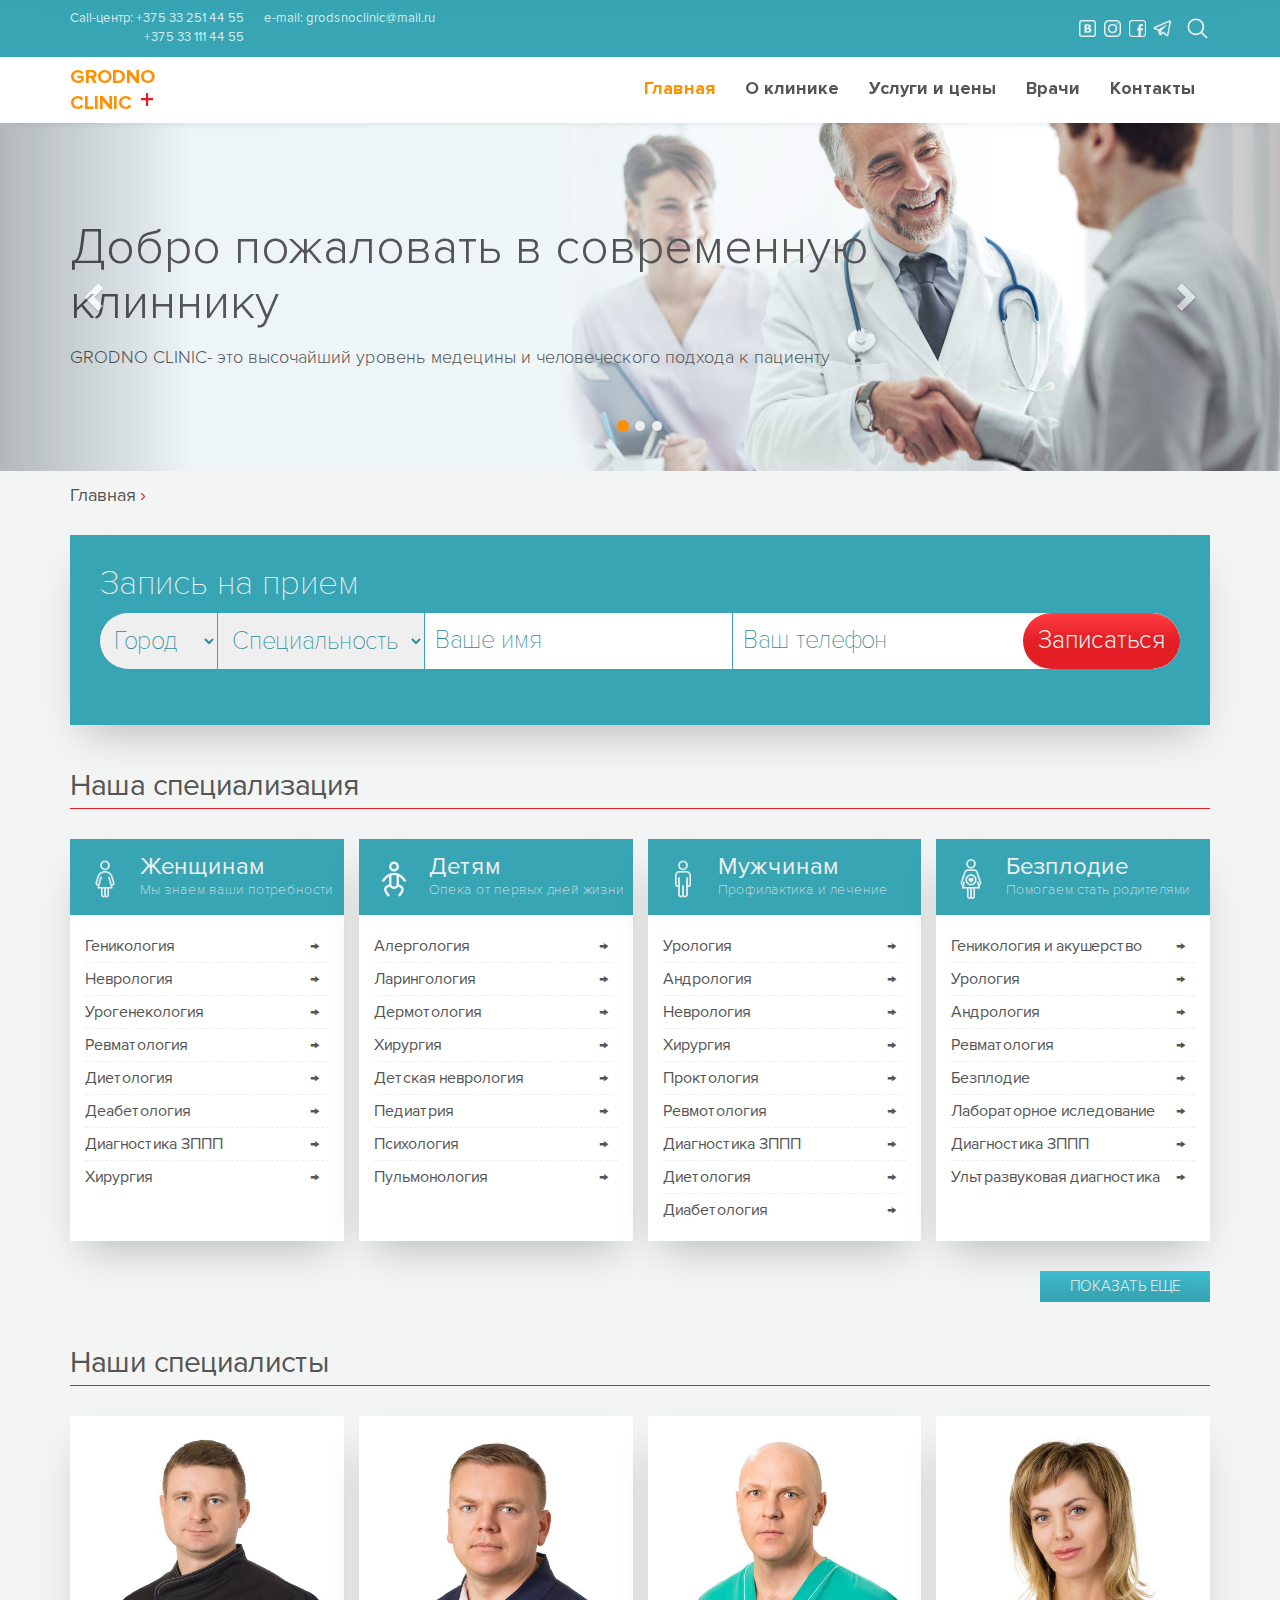
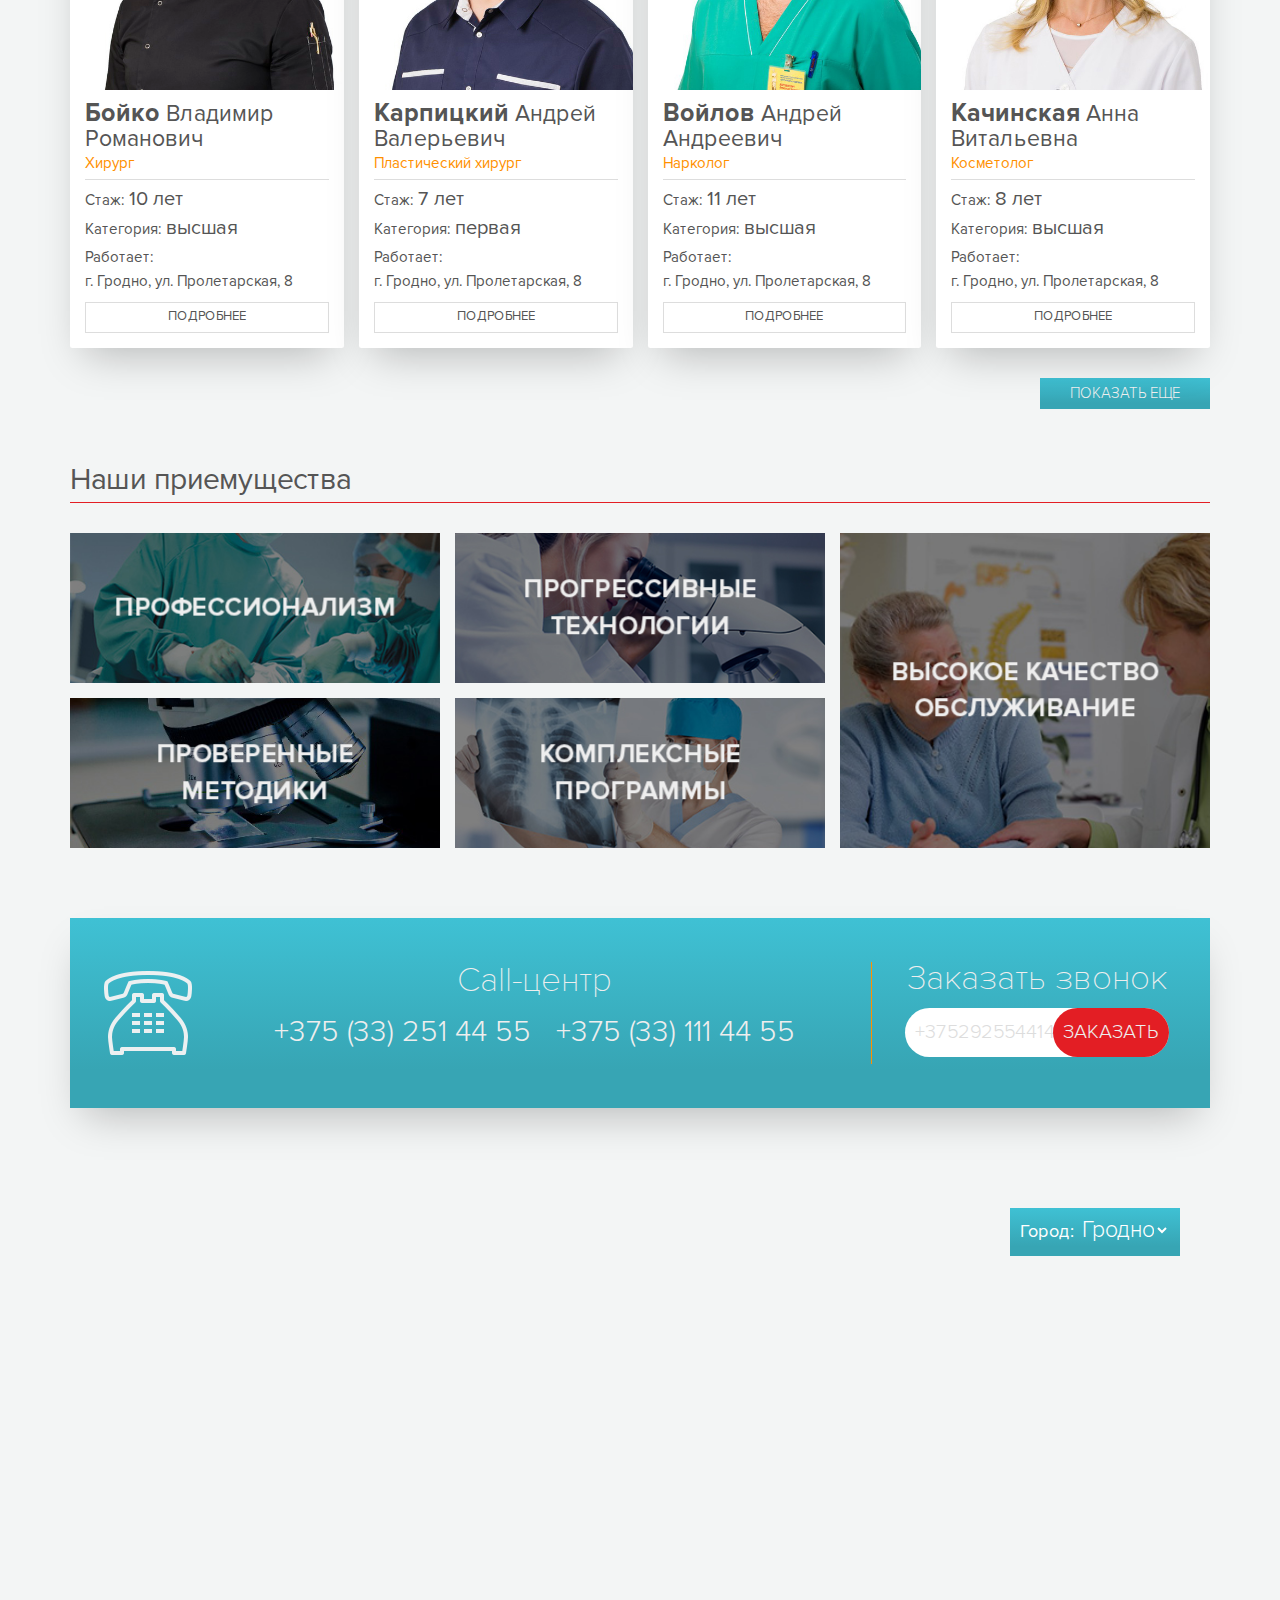
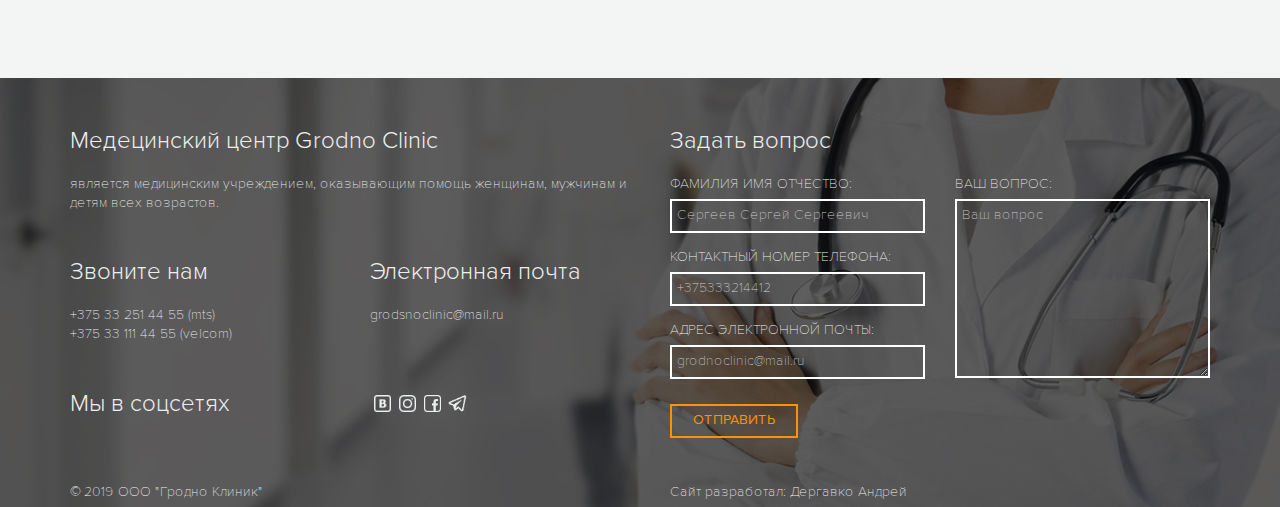
<file: index.html>
<!DOCTYPE html>
<html lang="ru">
<head>
  <meta charset="UTF-8">
  <title>Grodno Clinic</title>
  <meta name="viewport" content="width=device-width, initial-scale=1">

  <!-- Bootstrap -->
  <link href="libs/bootstrap/css/bootstrap.css" rel="stylesheet">
  <!-- jQuery (necessary for Bootstrap's JavaScript plugins) -->
  <script src="https://ajax.googleapis.com/ajax/libs/jquery/1.11.0/jquery.min.js"></script>
  <!-- Include all compiled plugins (below), or include individual files as needed -->
  <script src="libs/bootstrap/js/bootstrap.js"></script>
  
  <!-- Styles -->
  <link rel="stylesheet" type="text/css" href="css/staff.css">
  <link rel="stylesheet" type="text/css" href="css/services.css">
  <link rel="stylesheet" type="text/css" href="css/fonts.css">
  <link rel="stylesheet" type="text/css" href="css/common.css">
  <link rel="stylesheet" type="text/css" href="css/header.css">
  <link rel="stylesheet" type="text/css" href="css/home.css">
  <link rel="stylesheet" type="text/css" href="css/footer.css">
</head>
<body>


  <!-- Header 
  ========================-->
  <header id="header" class="header">
    <div class="header__info-box">
      <div class="container">
        <div class="header__wrapper">
          <div class="header__contacts">
            <div class="header__phones">
              <p>Call-центр: +375 33 251 44 55</p>
              <p>+375 33 111 44 55</p>
            </div>
            <div class="header__email">
              e-mail: grodsnoclinic@mail.ru
            </div>
          </div>
          <div class="tool-box header__tool-box">
            <a class="tool-box__link" href="https://vk.com" target="_blank">
              <img class="tool-box__icon" src="img/icon/vk1.png" alt="В контакте">
              <img class="tool-box__icon tool-box__icon_hover" src="img/icon/vk2.png" alt="В контакте">
            </a>
            <a class="tool-box__link" href="https://www.instagram.com" target="_blank">
              <img class="tool-box__icon" src="img/icon/instagram1.png" alt="instagram">
              <img class="tool-box__icon tool-box__icon_hover" src="img/icon/instagram2.png" alt="instagram">
            </a>
            <a class="tool-box__link" href="https://www.facebook.com" target="_blank">
              <img class="tool-box__icon" src="img/icon/facebook1.png" alt="facebook">
              <img class="tool-box__icon tool-box__icon_hover" src="img/icon/facebook2.png" alt="facebook">
            </a>
            <a class="tool-box__link" href="https://web.telegram.org" target="_blank">
              <img class="tool-box__icon" src="img/icon/telegram1.png" alt="telegram">
              <img class="tool-box__icon tool-box__icon_hover" src="img/icon/telegram2.png" alt="telegram">
            </a>
            <button id="btn-search-open" class="tool-box__search">
              <img class="tool-box__icon" src="img/icon/search1.png" alt="search">
              <img class="tool-box__icon tool-box__icon_hover" src="img/icon/search2.png" alt="search">
            </button>
          </div>
        </div>
      </div>

      <div id="search-box" class="search-box header__search-box">
        <div class="container">
          <div class="search__wrapper">
            <img class="search-box__icon" src="img/icon/search-box.png" alt="Поиск">
            <form class="search-box__form" action="">
              <input id="search-input" class="search-box__intut" type="search" name="search" placeholder="например: геникология">
            </form>
            <button id="btn-search-close" class="search-box__button">
              <img class="search-box__icon" src="img/icon/exit.png" alt="Закрыть">
            </button>
          </div>
        </div>
      </div>

    </div> <!-- /.header__info-box -->

    <div class="container">
      <div class="header__wrapper">
        <a class="header__logo" href="index.html">Grodno clinic <span class="header__plus">+</span></a>
        <nav class="nav header__nav">
          <ul class="nav__list">
            <li class="nav__item"><a class="nav__link nav__link_active" href="index.html">Главная</a></li>
            <li class="nav__item"><a class="nav__link" href="about.html">О клинике</a></li>
            <li class="nav__item"><a class="nav__link" href="services.html">Услуги и цены</a></li>
            <li class="nav__item"><a class="nav__link" href="staff.html">Врачи</a></li>
            <li class="nav__item"><a class="nav__link" href="contacts.html">Контакты</a></li>
          </ul>
        </nav> <!-- /.nav -->

        <div class="burger-menu header__burger-menu">
          <button id="burger-button" class="burger-menu__button">
            <span class="burger-menu__lines"></span>
          </button>
          <div id="burger-slider" class="burger-menu__slider">
            <nav class="nav burger-menu__nav">
              <ul class="nav__list nav__list_mobile">
                <li class="nav__item"><a class="nav__link nav__link_active" href="index.html">Главная</a></li>
                <li class="nav__item"><a class="nav__link" href="about.html">О клинике</a></li>
                <li class="nav__item"><a class="nav__link" href="services.html">Услуги и цены</a></li>
                <li class="nav__item"><a class="nav__link" href="staff.html">Врачи</a></li>
                <li class="nav__item"><a class="nav__link" href="contacts.html">Контакты</a></li>
              </ul>
            </nav>
          </div> <!-- /.burger-menu__slider -->
        </div> <!-- /.burger-menu -->
      </div>
    </div> <!-- /.container -->
  </header> <!-- /.header -->


  <!-- Main
  ========================-->
  <main class="main">


    <!-- Carousel
    ========================-->
    <div id="carousel-example-generic" class="carousel slide" data-ride="carousel">
      <!-- Indicators -->
      <ol class="carousel-indicators">
        <li data-target="#carousel-example-generic" data-slide-to="0" class="active"></li>
        <li data-target="#carousel-example-generic" data-slide-to="1"></li>
        <li data-target="#carousel-example-generic" data-slide-to="2"></li>
      </ol>

      <!-- Wrapper for slides -->
      <div class="carousel-inner">

        <div class="carousel__item item active">
          <div class="container">
            <div class="carousel__wrapper">
              <h3 class="carousel__title">Добро пожаловать в современную клиннику</h3>
              <p class="carousel__text">GRODNO CLINIC- это высочайший уровень медецины и человеческого подхода к пациенту</p>
            </div>
          </div>
          <div class="carousel__img carousel__img_first"></div>
        </div>

        <div class="carousel__item item">
          <div class="container">
            <div class="carousel__wrapper">
              <h3 class="carousel__title">Мы помогаем стать родителями</h3>
              <p class="carousel__text">Диогностируем причину бесплодия</p>
            </div>
          </div>
          <div class="carousel__img carousel__img_second"></div>
        </div>

        <div class="carousel__item item">
          <div class="container">
            <div class="carousel__wrapper">
              <h3 class="carousel__title">Ребенок- самый важный пациент</h3>
              <p class="carousel__text">Преглашаем с самых первых дней жизни</p>
            </div>
          </div>
          <div class="carousel__img carousel__img_third"></div>
        </div>

      </div>

      <!-- Controls -->
        <a class="left carousel-control" href="#carousel-example-generic" data-slide="prev">
        <span class="glyphicon glyphicon-chevron-left"></span>
        </a>
        <a class="right carousel-control" href="#carousel-example-generic" data-slide="next">
          <span class="glyphicon glyphicon-chevron-right"></span>
        </a>
    </div> <!-- /.carousel -->


    <!-- Breadcrumbs 
    ========================-->
    <div class="container">
      <div class="breadcrumbs">
        <a class="breadcrumbs__link" href="index.html">Главная</a>
      </div>
    </div>
    

    <div class="container">
      

      <!-- Reservation
      ========================-->
      <section class="reservation">
        <h2 class="reservation__title">Запись на прием</h2>
        <form class="reservation__form" action="">
          <div class="reservation__wrapper">
            <select class="reservation__input reservation__input_sity" name="city" required>
              <option value="">Город</option>
              <option value="grodno">Гродно</option>
              <option value="minsk">Минск</option>
              <option value="brest">Брест</option>
            </select>
            <select class="reservation__input reservation__input_position" name="specialty"  required>
              <option value="">Специальность</option>
              <option value="surgeon">Хирург</option>
              <option value="psychologist">Психолог</option>
              <option value="allergist">Алерголог</option>
            </select>
            <input class="reservation__input reservation__input_name" type="text" name="name" placeholder="Ваше имя" required>
            <input class="reservation__input reservation__input_tel" type="tel" name="tel" placeholder="Ваш телефон" required>
            <input class="reservation__input reservation__input_submit" type="submit" name="submit" value="Записаться">
          </div>
          <input class="reservation__input reservation__input_submit-sm" type="submit" name="submit" value="Записаться">
        </form>
      </section> <!-- /.reservation -->
      

      <!-- Services 
      ========================-->
      <section class="services">

        <div class="section-title">
          <a href="services.html">Наша специализация</a>
        </div>

        <div class="services__grid">
          <div class="services__item">
            <div class="services__header">
              <img class="services__icon" src="img/icon/services1.png" alt="">
              <h3 class="services__title">Женщинам</h3>
              <p class="services__text">Мы знаем ваши потребности</p>
            </div>
            <div class="services__links">
              <a class="services__link" href="#">Геникология</a>
              <a class="services__link" href="#">Неврология</a>
              <a class="services__link" href="#">Урогенекология</a>
              <a class="services__link" href="#">Ревматология</a>
              <a class="services__link" href="#">Диетология</a>
              <a class="services__link" href="#">Деабетология</a>
              <a class="services__link" href="#">Диагностика ЗППП</a>
              <a class="services__link" href="#">Хирургия</a>
            </div>
          </div>

          <div class="services__item">
            <div class="services__header">
              <img class="services__icon" src="img/icon/services2.png" alt="">
              <h3 class="services__title">Детям</h3>
              <p class="services__text">Опека от первых дней жизни</p>
            </div>
            <div class="services__links">
              <a class="services__link" href="#">Алергология</a>
              <a class="services__link" href="#">Ларингология</a>
              <a class="services__link" href="#">Дермотология</a>
              <a class="services__link" href="#">Хирургия</a>
              <a class="services__link" href="#">Детская неврология</a>
              <a class="services__link" href="#">Педиатрия</a>
              <a class="services__link" href="#">Психология</a>
              <a class="services__link" href="#">Пульмонология</a>
            </div>
          </div>

          <div class="services__item">
            <div class="services__header">
              <img class="services__icon" src="img/icon/services3.png" alt="">
              <h3 class="services__title">Мужчинам</h3>
              <p class="services__text">Профилактика и лечение</p>
            </div>
            <div class="services__links">
              <a class="services__link" href="#">Урология</a>
              <a class="services__link" href="#">Андрология</a>
              <a class="services__link" href="#">Неврология</a>
              <a class="services__link" href="#">Хирургия</a>
              <a class="services__link" href="#">Проктология</a>
              <a class="services__link" href="#">Ревмотология</a>
              <a class="services__link" href="#">Диагностика ЗППП</a>
              <a class="services__link" href="#">Диетология</a>
              <a class="services__link" href="#">Диабетология</a>
            </div>
          </div>

          <div class="services__item">
            <div class="services__header">
              <img class="services__icon" src="img/icon/services5.png" alt="">
              <h3 class="services__title">Безплодие</h3>
              <p class="services__text">Помогаем стать родителями</p>
            </div>
            <div class="services__links">
              <a class="services__link" href="#">Геникология и акушерство</a>
              <a class="services__link" href="#">Урология</a>
              <a class="services__link" href="#">Андрология</a>
              <a class="services__link" href="#">Ревматология</a>
              <a class="services__link" href="#">Безплодие</a>
              <a class="services__link" href="#">Лабораторное иследование</a>
              <a class="services__link" href="#">Диагностика ЗППП</a>
              <a class="services__link" href="#">Ультразвуковая диагностика</a>
            </div>
          </div>

        </div> <!-- /.services__grid -->

        <a class="services__button button" href="services.html">Показать еще</a>

      </section> <!-- /.services -->


      <!-- Staff 
      ========================-->
      <section class="staff">

        <div class="section-title">
          <a href="staff.html">Наши специалисты</a>
        </div>

        <div class="staff__grid">
          
          <div class="staff__item">
            <img class="staff__img" src="img/staff/staff1.jpg" alt="Медецинский центр">
            <div class="staff__info">
              <h3 class="staff__name"><span class="staff__surname">Бойко</span> Владимир Романович</h3>
              <p class="staff__position">Хирург</p>
              <p><span class="staff__label">Стаж:</span> 10 лет</p>
              <p><span class="staff__label">Категория:</span> высшая</p>
              <p><span class="staff__label">Работает:</span></p>
              <p class="staff__adress">г. Гродно, ул. Пролетарская, 8</p>
              <a class="staff__link" href="#">Подробнее</a>
            </div>
          </div>
          <div class="staff__item">
            <img class="staff__img" src="img/staff/staff2.jpg" alt="Медецинский центр">
            <div class="staff__info">
              <h3 class="staff__name"><span class="staff__surname">Карпицкий</span> Андрей Валерьевич</h3>
              <p class="staff__position">Пластический хирург</p>
              <p><span class="staff__label">Стаж:</span> 7 лет</p>
              <p><span class="staff__label">Категория:</span> первая</p>
              <p><span class="staff__label">Работает:</span></p>
              <p class="staff__adress">г. Гродно, ул. Пролетарская, 8</p>
              <a class="staff__link" href="#">Подробнее</a>
            </div>
          </div>
          <div class="staff__item">
            <img class="staff__img" src="img/staff/staff3.jpg" alt="Медецинский центр">
            <div class="staff__info">
              <h3 class="staff__name"><span class="staff__surname">Войлов</span> Андрей Андреевич</h3>
              <p class="staff__position">Нарколог</p>
              <p><span class="staff__label">Стаж:</span> 11 лет</p>
              <p><span class="staff__label">Категория:</span> высшая</p>
              <p><span class="staff__label">Работает:</span></p>
              <p class="staff__adress">г. Гродно, ул. Пролетарская, 8</p>
              <a class="staff__link" href="#">Подробнее</a>
            </div>
          </div>
          <div class="staff__item">
            <img class="staff__img" src="img/staff/staff4.jpg" alt="Медецинский центр">
            <div class="staff__info">
              <h3 class="staff__name"><span class="staff__surname">Качинская</span> Анна Витальевна</h3>
              <p class="staff__position">Косметолог</p>
              <p><span class="staff__label">Стаж:</span> 8 лет</p>
              <p><span class="staff__label">Категория:</span> высшая</p>
              <p><span class="staff__label">Работает:</span></p>
              <p class="staff__adress">г. Гродно, ул. Пролетарская, 8</p>
              <a class="staff__link" href="#">Подробнее</a>
            </div>
          </div>

        </div> <!-- /.staff__grid -->

        <a class="staff__button button" href="staff.html">Показать еще</a>

      </section> <!-- /.staff -->


      <!-- Advantage 
      ========================-->
      <section class="advantage">

        <div class="section-title">
          <p>Наши приемущества</p>
        </div>

        <div class="advantage__grid">

          <div class="advantage__item">
            <div class="advantage__side advantage__side_front" style="background-image: url(img/bg-advantage/advantage1.jpg)">
              <span class="advantage__title">Профессионализм</span>
            </div>
            <div class="advantage__side advantage__side_back">
              <span class="advantage__text">Главная цель сотрудников клиники — вылечить пациента, а не увеличить количество посещения клиники</span>
            </div>
          </div>

          <div class="advantage__item">
            <div class="advantage__side advantage__side_front" style="background-image: url(img/bg-advantage/advantage2.jpg)">
              <span class="advantage__title">Прогрессивные технологии</span>
            </div>
            <div class="advantage__side advantage__side_back">
              <span class="advantage__text">Для точности диагностики и эффективности лечения мы применяем высокотехнологичное оборудование</span>
            </div>
          </div>

          <div class="advantage__item advantage__item_big">
            <div class="advantage__side advantage__side_front" style="background-image: url(img/bg-advantage/advantage3.jpg)">
              <span class="advantage__title">Высокое качество обслуживание</span>
            </div>
            <div class="advantage__side advantage__side_back">
              <span class="advantage__text">Пациенты получают первоклассную диагностику, посещают профессиональных докторов и проходят лечение современными методиками</span>
            </div>
          </div>

          <div class="advantage__item">
            <div class="advantage__side advantage__side_front" style="background-image: url(img/bg-advantage/advantage4.jpg)">
              <span class="advantage__title">Проверенные методики</span>
            </div>
            <div class="advantage__side advantage__side_back">
              <span class="advantage__text">Мы используем в работе самые действенные методики, прошедшие многолетние испытания</span>
            </div>
          </div>

          <div class="advantage__item">
            <div class="advantage__side advantage__side_front" style="background-image: url(img/bg-advantage/advantage5.jpg)">
              <span class="advantage__title">Комплексные программы</span>
            </div>
            <div class="advantage__side advantage__side_back">
              <span class="advantage__text">На основании европейских стандартов разработаны уникальные программы обследований (Check Up программы)</span>
            </div>
          </div>

        </div> <!-- /.advantage__grid -->
      </section> <!-- /.advantage -->

  
      <!-- Call-box 
      ========================-->
      <section class="call-box">
        
        <img class="call-box__icon" src="img/icon/call-box.png" alt="">
        
        <div class="call-box__tel">
          <h3 class="call-box__title">Call-центр</h3>
          <p class="call-box__number"> +375 (33) 251 44 55</p>
          <p class="call-box__number">+375 (33) 111 44 55</p>
        </div>

        <div class="call-box__back-call">
          <h3 class="call-box__title">Заказать звонок</h3>
          <form class="call-box__form" action="">
            <input class="call-box__input" type="tel" placeholder="+375292554414" required>
            <button class="call-box__button" type="submit">Заказать</button>
          </form>
        </div>

      </section> <!-- /.call-box -->


    </div> <!-- /.container -->


    <!-- Map 
    ========================-->
    <section class="map">
      <iframe id="iframe-map" class="map__iframe" src="https://www.google.com/maps/embed?pb=!1m18!1m12!1m3!1d2809.6463419215856!2d23.828142787726048!3d53.689370306842385!2m3!1f0!2f0!3f0!3m2!1i1024!2i768!4f13.1!3m3!1m2!1s0x46dfd620768e91cf%3A0xd91b5c46d78b4768!2z0J_RgNC-0YTQtdGB0YHQvtGA0YHQutC40Lkg0LrQvtC90YHRg9C70YzRgtCw0YLQuNCy0L3Ri9C5INGG0LXQvdGC0YA!5e0!3m2!1sru!2sby!4v1563285312631!5m2!1sru!2sby" frameborder="0" allowfullscreen></iframe>
      <div class="container">
        <div class="map__select-sity-box">
          <div class="map__wrapper">
            <h4 class="map__title">Город: </h4>
            <select id="map-select" class="map__select" name="sity">
              <option class="map__option" value="grodno">Гродно</option>
              <option class="map__option" value="minsk">Минск</option>
              <option class="map__option" value="brest">Брест</option>
            </select>
          </div>
        </div>
      </div>
    </section> <!-- /.map -->
  </main> <!-- /.main -->


  <!-- Footer 
  ========================-->
  <footer class="footer">
    <div class="container">
      <div class="footer__grid">
        <div class="footer__about">
          <h3 class="footer__title">Медецинский центр Grodno Clinic</h3>
          <p>является медицинским учреждением, оказывающим помощь женщинам, мужчинам и детям всех возрастов.</p>
        </div>
        <div class="footer__tel">
          <h3 class="footer__title">Звоните нам</h3>
          <p>+375 33 251 44 55 (mts)</p>
          <p>+375 33 111 44 55 (velcom)</p>
        </div>
        <div class="footer__email">
          <h3 class="footer__title">Электронная почта</h3>
          <p>grodsnoclinic@mail.ru</p>
        </div>
        <div class="footer__social-title">
          <h3 class="footer__title">Мы в соцсетях</h3>
        </div>
        <div class="footer__social tool-box">
            <a class="tool-box__link" href="https://vk.com" target="_blank">
              <img class="tool-box__icon" src="img/icon/vk1.png" alt="В контакте">
              <img class="tool-box__icon tool-box__icon_hover" src="img/icon/vk2.png" alt="В контакте">
            </a>
            <a class="tool-box__link" href="https://www.instagram.com" target="_blank">
              <img class="tool-box__icon" src="img/icon/instagram1.png" alt="instagram">
              <img class="tool-box__icon tool-box__icon_hover" src="img/icon/instagram2.png" alt="instagram">
            </a>
            <a class="tool-box__link" href="https://www.facebook.com" target="_blank">
              <img class="tool-box__icon" src="img/icon/facebook1.png" alt="facebook">
              <img class="tool-box__icon tool-box__icon_hover" src="img/icon/facebook2.png" alt="facebook">
            </a>
            <a class="tool-box__link" href="https://web.telegram.org" target="_blank">
              <img class="tool-box__icon" src="img/icon/telegram1.png" alt="telegram">
              <img class="tool-box__icon tool-box__icon_hover" src="img/icon/telegram2.png" alt="telegram">
            </a>
          </div>
        <form class="footer__form" action="">
          <h3 class="footer__title footer__title_lg">Задать вопрос</h3>
          <div class="footer__contacts">
            <label class="footer__label" for="foot-form-name">Фамилия Имя Отчество:</label>
            <input class="footer__input" id="foot-form-name" type="text" name="name"  placeholder="Сергеев Сергей Сергеевич" required>
            <label class="footer__label" for="foot-form-tel">Контактный номер телефона:</label>
            <input class="footer__input" id="foot-form-tel" type="tel" name="tel" required placeholder="+375333214412">
            <label class="footer__label" for="foot-form-email">Адрес электронной почты:</label>
            <input class="footer__input" id="foot-form-email" type="email" name="email" required placeholder="grodnoclinic@mail.ru">
            <input class="footer__input footer__input_submit" type="submit" name="submit" value="Отправить">
          </div>
          <div class="footer__question">
            <h3 class="footer__title footer__title_xs">Задать вопрос</h3>
            <label class="footer__label" for="foot-form-question">Ваш вопрос:</label>
            <textarea class="footer__input footer__input_textarea" id="foot-form-question" name="question" required placeholder="Ваш вопрос"></textarea>
          </div>
        </form>
        <div class="footer__info">© 2019 ООО "Гродно Клиник"</div>
        <div class="footer__signature">Сайт разработал: Дергавко Андрей</div>
      </div>
    </div> <!-- /.container -->
  </footer><!-- /.footer -->


  <!-- Script 
  ========================-->
  <script src="js/hiding-header.js"></script>
  <script src="js/header-search.js"></script>
  <script src="js/burger-menu.js"></script>
  <script src="js/select-map.js"></script>
</body>
</html>
</file>
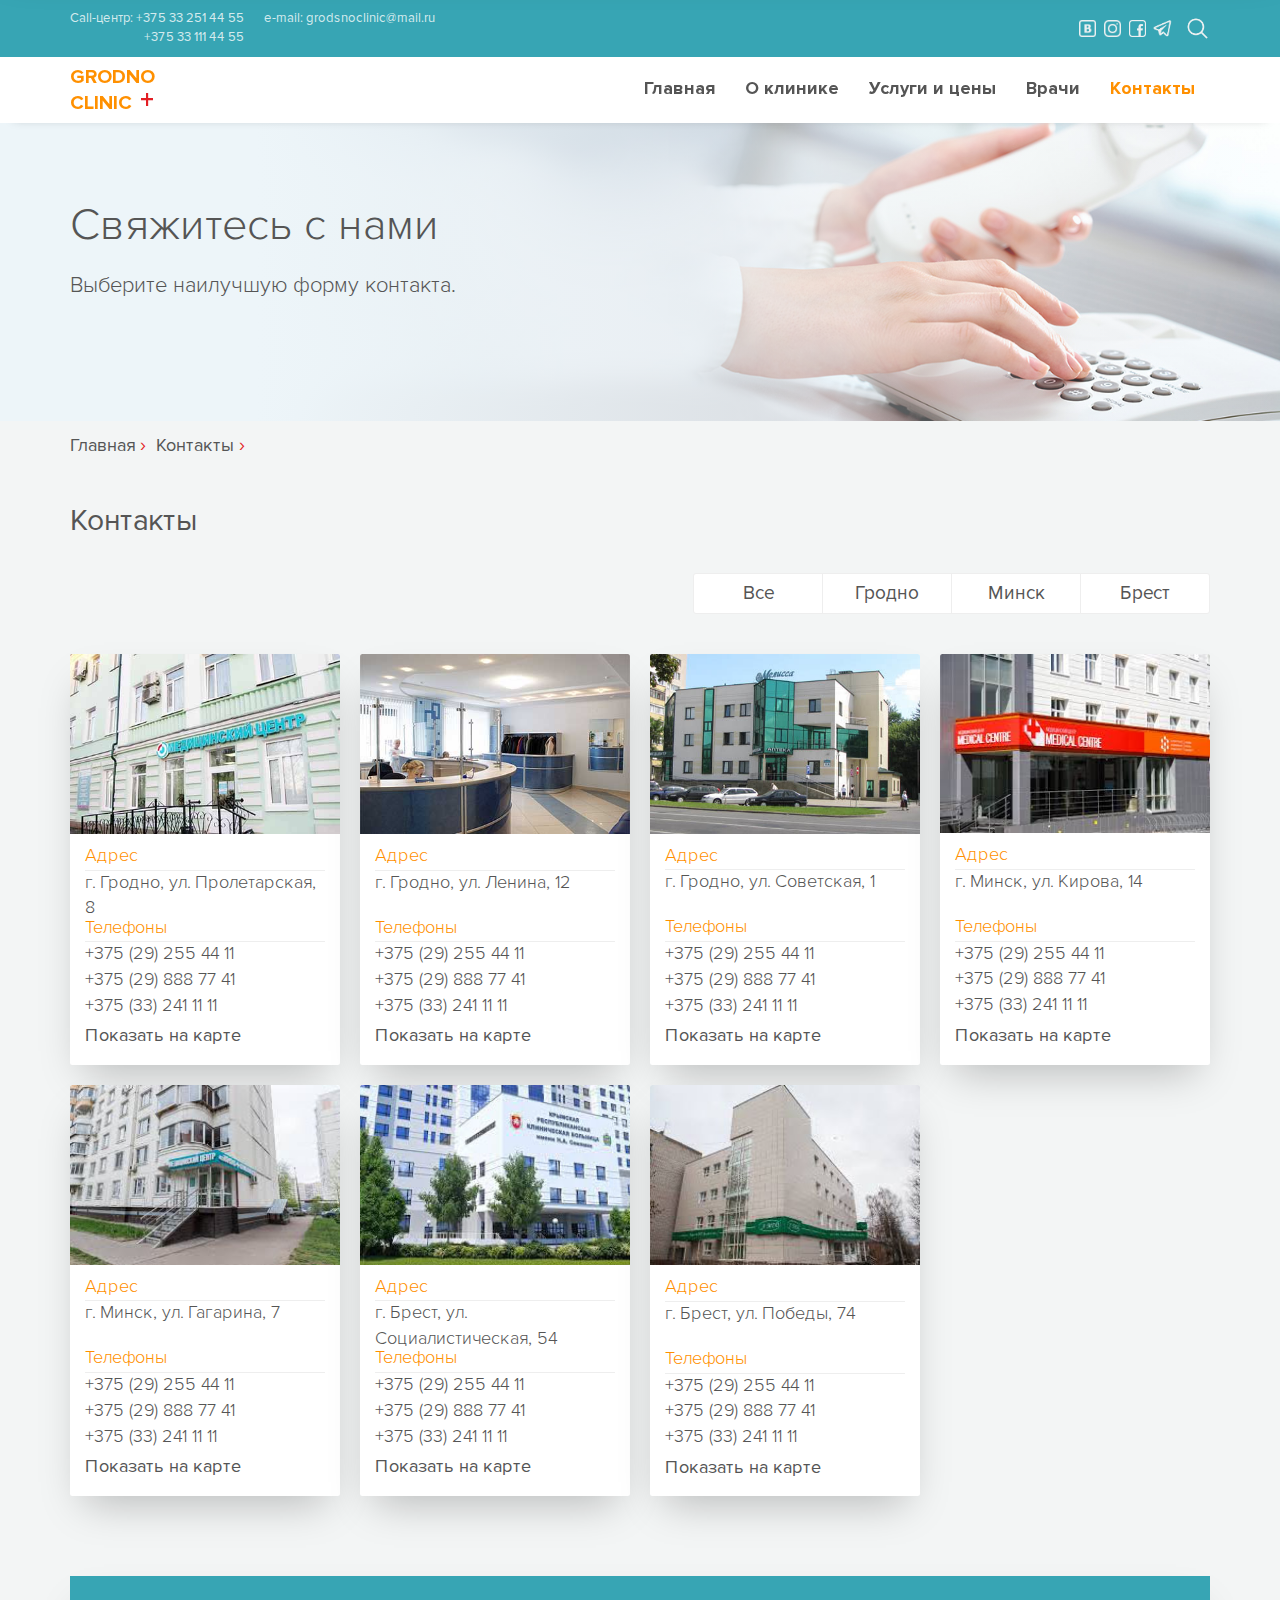
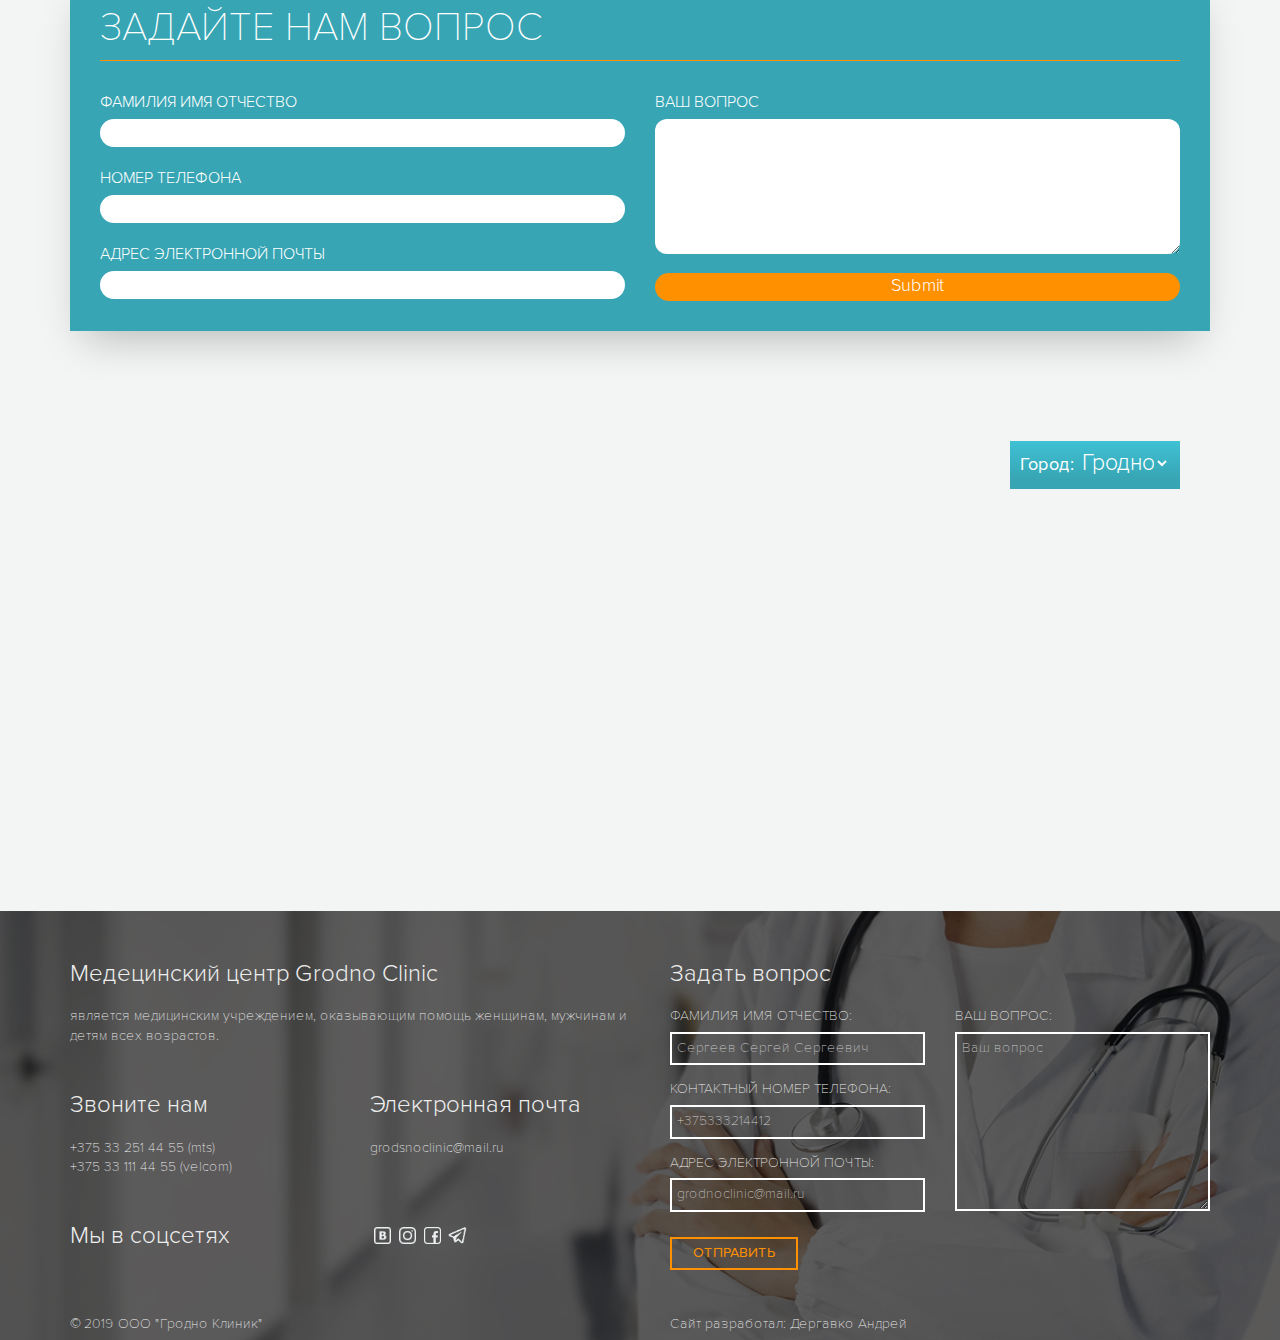
<file: contacts.html>
<!DOCTYPE html>
<html lang="ru">
<head>
  <meta charset="UTF-8">
  <title>Контакты</title>
  <meta name="viewport" content="width=device-width, initial-scale=1">

  <!-- Bootstrap -->
  <link href="libs/bootstrap/css/bootstrap.css" rel="stylesheet">
  <!-- jQuery (necessary for Bootstrap's JavaScript plugins) -->
  <script src="https://ajax.googleapis.com/ajax/libs/jquery/1.11.0/jquery.min.js"></script>
  <!-- Include all compiled plugins (below), or include individual files as needed -->
  <script src="libs/bootstrap/js/bootstrap.js"></script>

  <!-- Styles -->
  <link rel="stylesheet" type="text/css" href="css/fonts.css">
  <link rel="stylesheet" type="text/css" href="css/common.css">
  <link rel="stylesheet" type="text/css" href="css/header.css">
  <link rel="stylesheet" type="text/css" href="css/intro.css">
  <link rel="stylesheet" type="text/css" href="css/contacts.css">
  <link rel="stylesheet" type="text/css" href="css/footer.css">
</head>
<body>

  <!-- Header 
  ========================-->
  <header id="header" class="header">
    <div class="header__info-box">
      <div class="container">
        <div class="header__wrapper">
          <div class="header__contacts">
            <div class="header__phones">
              <p>Call-центр: +375 33 251 44 55</p>
              <p>+375 33 111 44 55</p>
            </div>
            <div class="header__email">
              e-mail: grodsnoclinic@mail.ru
            </div>
          </div>
          <div class="tool-box header__tool-box">
            <a class="tool-box__link" href="https://vk.com" target="_blank">
              <img class="tool-box__icon" src="img/icon/vk1.png" alt="В контакте">
              <img class="tool-box__icon tool-box__icon_hover" src="img/icon/vk2.png" alt="В контакте">
            </a>
            <a class="tool-box__link" href="https://www.instagram.com" target="_blank">
              <img class="tool-box__icon" src="img/icon/instagram1.png" alt="instagram">
              <img class="tool-box__icon tool-box__icon_hover" src="img/icon/instagram2.png" alt="instagram">
            </a>
            <a class="tool-box__link" href="https://www.facebook.com" target="_blank">
              <img class="tool-box__icon" src="img/icon/facebook1.png" alt="facebook">
              <img class="tool-box__icon tool-box__icon_hover" src="img/icon/facebook2.png" alt="facebook">
            </a>
            <a class="tool-box__link" href="https://web.telegram.org" target="_blank">
              <img class="tool-box__icon" src="img/icon/telegram1.png" alt="telegram">
              <img class="tool-box__icon tool-box__icon_hover" src="img/icon/telegram2.png" alt="telegram">
            </a>
            <button id="btn-search-open" class="tool-box__search">
              <img class="tool-box__icon" src="img/icon/search1.png" alt="search">
              <img class="tool-box__icon tool-box__icon_hover" src="img/icon/search2.png" alt="search">
            </button>
          </div>
        </div>
      </div>

      <div id="search-box" class="search-box header__search-box">
        <div class="container">
          <div class="search__wrapper">
            <img class="search-box__icon" src="img/icon/search-box.png" alt="Поиск">
            <form class="search-box__form" action="">
              <input id="search-input" class="search-box__intut" type="search" name="search" placeholder="например: геникология">
            </form>
            <button id="btn-search-close" class="search-box__button">
              <img class="search-box__icon" src="img/icon/exit.png" alt="Закрыть">
            </button>
          </div>
        </div>
      </div>

    </div> <!-- /.header__info-box -->

    <div class="container">
      <div class="header__wrapper">
        <a class="header__logo" href="index.html">Grodno clinic <span class="header__plus">+</span></a>
        <nav class="nav header__nav">
          <ul class="nav__list">
            <li class="nav__item"><a class="nav__link" href="index.html">Главная</a></li>
            <li class="nav__item"><a class="nav__link" href="about.html">О клинике</a></li>
            <li class="nav__item"><a class="nav__link" href="services.html">Услуги и цены</a></li>
            <li class="nav__item"><a class="nav__link" href="staff.html">Врачи</a></li>
            <li class="nav__item"><a class="nav__link nav__link_active" href="contacts.html">Контакты</a></li>
          </ul>
        </nav> <!-- /.nav -->

        <div class="burger-menu header__burger-menu">
          <button id="burger-button" class="burger-menu__button">
            <span class="burger-menu__lines"></span>
          </button>
          <div id="burger-slider" class="burger-menu__slider">
            <nav class="nav burger-menu__nav">
              <ul class="nav__list nav__list_mobile">
                <li class="nav__item"><a class="nav__link" href="index.html">Главная</a></li>
                <li class="nav__item"><a class="nav__link" href="about.html">О клинике</a></li>
                <li class="nav__item"><a class="nav__link" href="services.html">Услуги и цены</a></li>
                <li class="nav__item"><a class="nav__link" href="staff.html">Врачи</a></li>
                <li class="nav__item"><a class="nav__link nav__link_active" href="contacts.html">Контакты</a></li>
              </ul>
            </nav>
          </div> <!-- /.burger-menu__slider -->
        </div> <!-- /.burger-menu -->
      </div>
    </div> <!-- /.container -->
  </header> <!-- /.header -->

  <!-- Main
  ========================-->
  <main class="main">


    <!-- Intro
    ========================-->
    <div class="intro">
      <div class="container">
        <div class="intro__inner">
          <h2 class="intro__title">Свяжитесь с нами</h2>
          <p class="intro__text">Выберите наилучшую форму контакта.</p>
        </div>
      </div>
    </div> <!-- /.intro -->


    <!-- Breadcrumbs 
    ========================-->
    <div class="container">
      <div class="breadcrumbs">
        <a class="breadcrumbs__link" href="index.html">Главная</a>
        <a class="breadcrumbs__link" href="contacts.html">Контакты</a>
      </div>
    </div>


    <!-- Center-cards 
    ========================-->
    <div class="container">
      <div class="center-cards">
      
        <div class="center-cards__title section-title">
          <a href="services.html">Контакты</a>
        </div>
        
        <div class="center-cards__btn-block">
          <div class="center-cards__btn-group btn-group">
            <button id="btn-all" type="button" class="center-cards__btn btn btn-default">Все</button>
            <button id="btn-grodno" type="button" class="center-cards__btn btn btn-default">Гродно</button>
            <button id="btn-minsk" type="button" class="center-cards__btn btn btn-default">Минск</button>
            <button id="btn-brest" type="button" class="center-cards__btn btn btn-default">Брест</button>
          </div>
        </div>
          
        <div class="center-cards__grid">
          <div class="center-cards__item center-cards__item_grodno">
            <img class="center-cards__img" src="img/centers/center1.jpg" alt="Медецинский центр">
            <div class="center-cards__info">
              <p class="center-cards__adress-title">Адрес</p>
              <p class="center-cards__adress">г. Гродно, ул. Пролетарская, 8</p>
              <p class="center-cards__tel-title">Телефоны</p>
              <p class="center-cards__tel">+375 (29) 255 44 11</p>
              <p class="center-cards__tel">+375 (29) 888 77 41</p>
              <p class="center-cards__tel">+375 (33) 241 11 11</p>
              <a class="center-cards__map" href="https://goo.gl/maps/SShErf4ufbEU4iEj6" target="_blank">Показать на карте</a>
            </div>
          </div>
          <div class="center-cards__item center-cards__item_grodno">
            <img class="center-cards__img" src="img/centers/center2.jpg" alt="Медецинский центр">
            <div class="center-cards__info">
              <p class="center-cards__adress-title">Адрес</p>
              <p class="center-cards__adress">г. Гродно, ул. Ленина, 12</p>
              <p class="center-cards__tel-title">Телефоны</p>
              <p class="center-cards__tel">+375 (29) 255 44 11</p>
              <p class="center-cards__tel">+375 (29) 888 77 41</p>
              <p class="center-cards__tel">+375 (33) 241 11 11</p>
              <a class="center-cards__map" href="https://goo.gl/maps/SShErf4ufbEU4iEj6" target="_blank">Показать на карте</a>
            </div>
          </div>
          <div class="center-cards__item center-cards__item_grodno">
            <img class="center-cards__img" src="img/centers/center3.jpg" alt="Медецинский центр">
            <div class="center-cards__info">
              <p class="center-cards__adress-title">Адрес</p>
              <p class="center-cards__adress">г. Гродно, ул. Советская, 1</p>
              <p class="center-cards__tel-title">Телефоны</p>
              <p class="center-cards__tel">+375 (29) 255 44 11</p>
              <p class="center-cards__tel">+375 (29) 888 77 41</p>
              <p class="center-cards__tel">+375 (33) 241 11 11</p>
              <a class="center-cards__map" href="https://goo.gl/maps/SShErf4ufbEU4iEj6" target="_blank">Показать на карте</a>
            </div>
          </div>
          <div class="center-cards__item center-cards__item_minsk">
            <img class="center-cards__img" src="img/centers/center4.jpg" alt="Медецинский центр">
            <div class="center-cards__info">
              <p class="center-cards__adress-title">Адрес</p>
              <p class="center-cards__adress">г. Минск, ул. Кирова, 14</p>
              <p class="center-cards__tel-title">Телефоны</p>
              <p class="center-cards__tel">+375 (29) 255 44 11</p>
              <p class="center-cards__tel">+375 (29) 888 77 41</p>
              <p class="center-cards__tel">+375 (33) 241 11 11</p>
              <a class="center-cards__map" href="https://goo.gl/maps/SShErf4ufbEU4iEj6" target="_blank">Показать на карте</a>
            </div>
          </div>
          <div class="center-cards__item center-cards__item_minsk">
            <img class="center-cards__img" src="img/centers/center5.jpg" alt="Медецинский центр">
            <div class="center-cards__info">
              <p class="center-cards__adress-title">Адрес</p>
              <p class="center-cards__adress">г. Минск, ул. Гагарина, 7</p>
              <p class="center-cards__tel-title">Телефоны</p>
              <p class="center-cards__tel">+375 (29) 255 44 11</p>
              <p class="center-cards__tel">+375 (29) 888 77 41</p>
              <p class="center-cards__tel">+375 (33) 241 11 11</p>
              <a class="center-cards__map" href="https://goo.gl/maps/SShErf4ufbEU4iEj6" target="_blank">Показать на карте</a>
            </div>
          </div>
          <div class="center-cards__item center-cards__item_brest">
            <img class="center-cards__img" src="img/centers/center6.jpg" alt="Медецинский центр">
            <div class="center-cards__info">
              <p class="center-cards__adress-title">Адрес</p>
              <p class="center-cards__adress">г. Брест, ул. Социалистическая, 54</p>
              <p class="center-cards__tel-title">Телефоны</p>
              <p class="center-cards__tel">+375 (29) 255 44 11</p>
              <p class="center-cards__tel">+375 (29) 888 77 41</p>
              <p class="center-cards__tel">+375 (33) 241 11 11</p>
              <a class="center-cards__map" href="https://goo.gl/maps/SShErf4ufbEU4iEj6" target="_blank">Показать на карте</a>
            </div>
          </div>
          <div class="center-cards__item center-cards__item_brest">
            <img class="center-cards__img" src="img/centers/center7.jpg" alt="Медецинский центр">
            <div class="center-cards__info">
              <p class="center-cards__adress-title">Адрес</p>
              <p class="center-cards__adress">г. Брест, ул. Победы, 74</p>
              <p class="center-cards__tel-title">Телефоны</p>
              <p class="center-cards__tel">+375 (29) 255 44 11</p>
              <p class="center-cards__tel">+375 (29) 888 77 41</p>
              <p class="center-cards__tel">+375 (33) 241 11 11</p>
              <a class="center-cards__map" href="https://goo.gl/maps/SShErf4ufbEU4iEj6" target="_blank">Показать на карте</a>
            </div>
          </div>
        </div>
      </div> <!-- /.center-cards -->
      

      <!-- Question-form 
      ========================-->
      <form class="question-form"  action="">
        <h2 class="question-form__title">Задайте нам вопрос</h2>
        <div class="question-form__contacts">
          <label class="question-form__label" for="question-form-name">Фамилия Имя Отчество</label>
          <input class="question-form__input" id="question-form-name" type="text" name="name" required>
          <label class="question-form__label" for="question-form-tel">Номер телефона</label>
          <input class="question-form__input" id="question-form-tel" type="tel" name="tel" required>
          <label class="question-form__label" for="question-form-email">Адрес электронной почты</label>
          <input class="question-form__input" id="question-form-email" type="email" name="adress" required>
        </div>
        <div class="question-form__question">
          <label class="question-form__label" for="question-form-question">Ваш вопрос</label>
          <textarea class="question-form__textarea" id="question-form-question" required></textarea>
          <input class="question-form__submit" type="submit" name="submit">
        </div>
      </form> <!-- /.question-form -->

    </div> <!-- /.container -->


    <!-- Map 
    ========================-->
    <section class="map">
      <iframe id="iframe-map" class="map__iframe" src="https://www.google.com/maps/embed?pb=!1m18!1m12!1m3!1d2809.6463419215856!2d23.828142787726048!3d53.689370306842385!2m3!1f0!2f0!3f0!3m2!1i1024!2i768!4f13.1!3m3!1m2!1s0x46dfd620768e91cf%3A0xd91b5c46d78b4768!2z0J_RgNC-0YTQtdGB0YHQvtGA0YHQutC40Lkg0LrQvtC90YHRg9C70YzRgtCw0YLQuNCy0L3Ri9C5INGG0LXQvdGC0YA!5e0!3m2!1sru!2sby!4v1563285312631!5m2!1sru!2sby" frameborder="0" allowfullscreen></iframe>
      <div class="container">
        <div class="map__select-sity-box">
          <div class="map__wrapper">
            <h4 class="map__title">Город: </h4>
            <select id="map-select" class="map__select" name="sity">
              <option class="map__option" value="grodno">Гродно</option>
              <option class="map__option" value="minsk">Минск</option>
              <option class="map__option" value="brest">Брест</option>
            </select>
          </div>
        </div>
      </div>
    </section> <!-- /.map -->

  </main> <!-- /.main -->


  <!-- Footer 
  ========================-->
  <footer class="footer">
    <div class="container">
      <div class="footer__grid">
        <div class="footer__about">
          <h3 class="footer__title">Медецинский центр Grodno Clinic</h3>
          <p>является медицинским учреждением, оказывающим помощь женщинам, мужчинам и детям всех возрастов.</p>
        </div>
        <div class="footer__tel">
          <h3 class="footer__title">Звоните нам</h3>
          <p>+375 33 251 44 55 (mts)</p>
          <p>+375 33 111 44 55 (velcom)</p>
        </div>
        <div class="footer__email">
          <h3 class="footer__title">Электронная почта</h3>
          <p>grodsnoclinic@mail.ru</p>
        </div>
        <div class="footer__social-title">
          <h3 class="footer__title">Мы в соцсетях</h3>
        </div>
        <div class="footer__social tool-box">
            <a class="tool-box__link" href="https://vk.com" target="_blank">
              <img class="tool-box__icon" src="img/icon/vk1.png" alt="В контакте">
              <img class="tool-box__icon tool-box__icon_hover" src="img/icon/vk2.png" alt="В контакте">
            </a>
            <a class="tool-box__link" href="https://www.instagram.com" target="_blank">
              <img class="tool-box__icon" src="img/icon/instagram1.png" alt="instagram">
              <img class="tool-box__icon tool-box__icon_hover" src="img/icon/instagram2.png" alt="instagram">
            </a>
            <a class="tool-box__link" href="https://www.facebook.com" target="_blank">
              <img class="tool-box__icon" src="img/icon/facebook1.png" alt="facebook">
              <img class="tool-box__icon tool-box__icon_hover" src="img/icon/facebook2.png" alt="facebook">
            </a>
            <a class="tool-box__link" href="https://web.telegram.org" target="_blank">
              <img class="tool-box__icon" src="img/icon/telegram1.png" alt="telegram">
              <img class="tool-box__icon tool-box__icon_hover" src="img/icon/telegram2.png" alt="telegram">
            </a>
          </div>
        <form class="footer__form" action="">
          <h3 class="footer__title footer__title_lg">Задать вопрос</h3>
          <div class="footer__contacts">
            <label class="footer__label" for="foot-form-name">Фамилия Имя Отчество:</label>
            <input class="footer__input" id="foot-form-name" type="text" name="name"  placeholder="Сергеев Сергей Сергеевич" required>
            <label class="footer__label" for="foot-form-tel">Контактный номер телефона:</label>
            <input class="footer__input" id="foot-form-tel" type="tel" name="tel" required placeholder="+375333214412">
            <label class="footer__label" for="foot-form-email">Адрес электронной почты:</label>
            <input class="footer__input" id="foot-form-email" type="email" name="email" required placeholder="grodnoclinic@mail.ru">
            <input class="footer__input footer__input_submit" type="submit" name="submit" value="Отправить">
          </div>
          <div class="footer__question">
            <h3 class="footer__title footer__title_xs">Задать вопрос</h3>
            <label class="footer__label" for="foot-form-question">Ваш вопрос:</label>
            <textarea class="footer__input footer__input_textarea" id="foot-form-question" name="question" required placeholder="Ваш вопрос"></textarea>
          </div>
        </form>
        <div class="footer__info">© 2019 ООО "Гродно Клиник"</div>
        <div class="footer__signature">Сайт разработал: Дергавко Андрей</div>
      </div>
    </div> <!-- /.container -->
  </footer><!-- /.footer -->


  <!-- Script 
  ========================-->
  <script src="js/hiding-header.js"></script>
  <script src="js/header-search.js"></script>
  <script src="js/burger-menu.js"></script>
  <script src="js/hiding-center-cards.js"></script>
  <script src="js/select-map.js"></script>
</body>
</html>
</file>
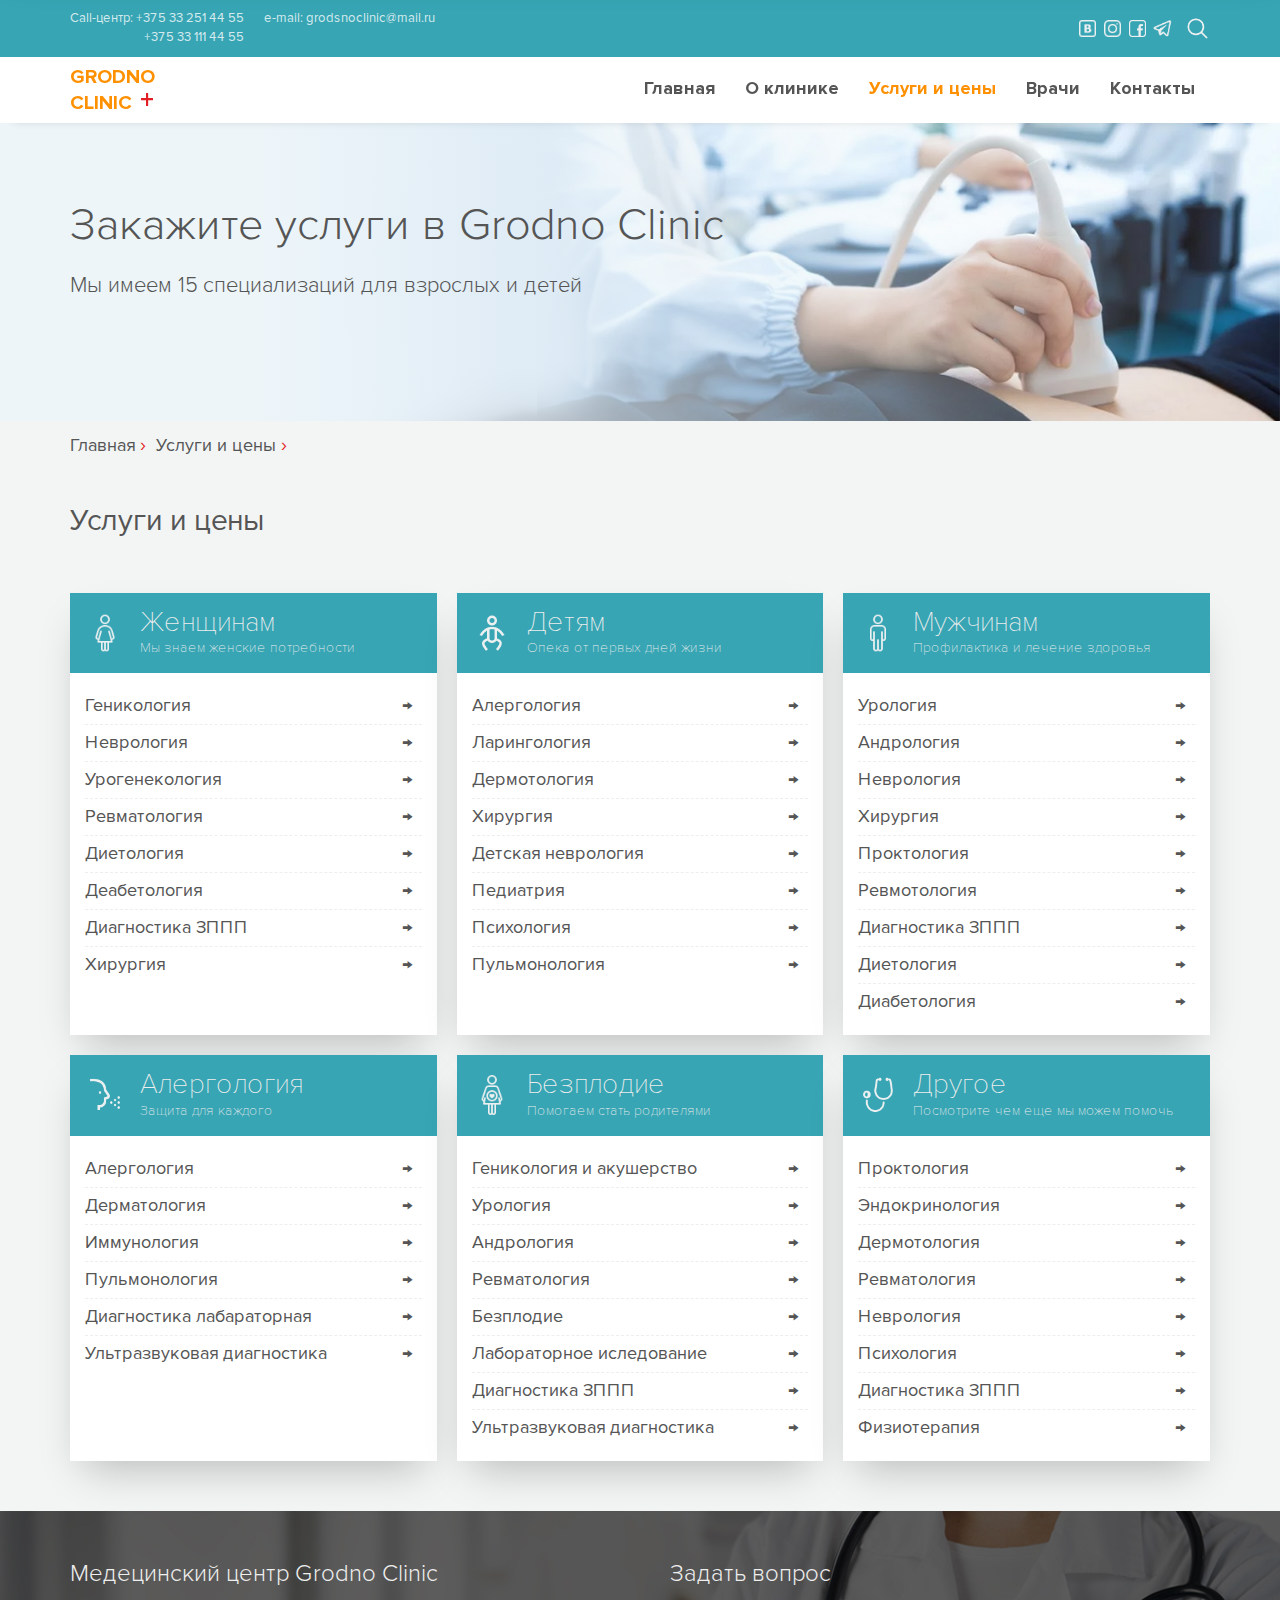
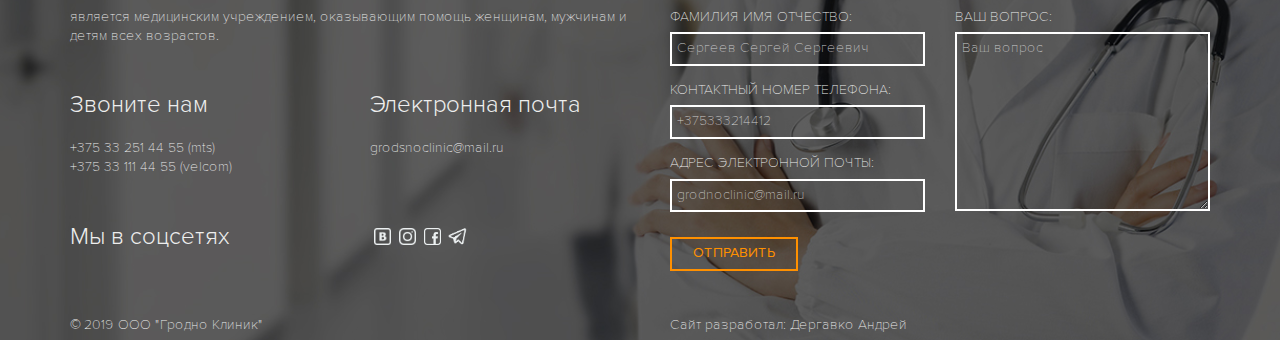
<file: services.html>
<!DOCTYPE html>
<html lang="ru">
<head>
  <meta charset="UTF-8">
  <title>Специализация</title>
  <meta name="viewport" content="width=device-width, initial-scale=1">

  <!-- Bootstrap -->
  <link href="libs/bootstrap/css/bootstrap.css" rel="stylesheet">
  <!-- jQuery (necessary for Bootstrap's JavaScript plugins) -->
  <script src="https://ajax.googleapis.com/ajax/libs/jquery/1.11.0/jquery.min.js"></script>
  <!-- Include all compiled plugins (below), or include individual files as needed -->
  <script src="libs/bootstrap/js/bootstrap.js"></script>

  <!-- Styles -->
  <link rel="stylesheet" type="text/css" href="css/fonts.css">
  <link rel="stylesheet" type="text/css" href="css/common.css">
  <link rel="stylesheet" type="text/css" href="css/header.css">
  <link rel="stylesheet" type="text/css" href="css/intro.css">
  <link rel="stylesheet" type="text/css" href="css/services.css">
  <link rel="stylesheet" type="text/css" href="css/footer.css">
</head>
<body>


  <!-- Header 
  ========================-->
  <header id="header" class="header">
    <div class="header__info-box">
      <div class="container">
        <div class="header__wrapper">
          <div class="header__contacts">
            <div class="header__phones">
              <p>Call-центр: +375 33 251 44 55</p>
              <p>+375 33 111 44 55</p>
            </div>
            <div class="header__email">
              e-mail: grodsnoclinic@mail.ru
            </div>
          </div>
          <div class="tool-box header__tool-box">
            <a class="tool-box__link" href="https://vk.com" target="_blank">
              <img class="tool-box__icon" src="img/icon/vk1.png" alt="В контакте">
              <img class="tool-box__icon tool-box__icon_hover" src="img/icon/vk2.png" alt="В контакте">
            </a>
            <a class="tool-box__link" href="https://www.instagram.com" target="_blank">
              <img class="tool-box__icon" src="img/icon/instagram1.png" alt="instagram">
              <img class="tool-box__icon tool-box__icon_hover" src="img/icon/instagram2.png" alt="instagram">
            </a>
            <a class="tool-box__link" href="https://www.facebook.com" target="_blank">
              <img class="tool-box__icon" src="img/icon/facebook1.png" alt="facebook">
              <img class="tool-box__icon tool-box__icon_hover" src="img/icon/facebook2.png" alt="facebook">
            </a>
            <a class="tool-box__link" href="https://web.telegram.org" target="_blank">
              <img class="tool-box__icon" src="img/icon/telegram1.png" alt="telegram">
              <img class="tool-box__icon tool-box__icon_hover" src="img/icon/telegram2.png" alt="telegram">
            </a>
            <button id="btn-search-open" class="tool-box__search">
              <img class="tool-box__icon" src="img/icon/search1.png" alt="search">
              <img class="tool-box__icon tool-box__icon_hover" src="img/icon/search2.png" alt="search">
            </button>
          </div>
        </div>
      </div>

      <div id="search-box" class="search-box header__search-box">
        <div class="container">
          <div class="search__wrapper">
            <img class="search-box__icon" src="img/icon/search-box.png" alt="Поиск">
            <form class="search-box__form" action="">
              <input id="search-input" class="search-box__intut" type="search" name="search" placeholder="например: геникология">
            </form>
            <button id="btn-search-close" class="search-box__button">
              <img class="search-box__icon" src="img/icon/exit.png" alt="Закрыть">
            </button>
          </div>
        </div>
      </div>

    </div> <!-- /.header__info-box -->

    <div class="container">
      <div class="header__wrapper">
        <a class="header__logo" href="index.html">Grodno clinic <span class="header__plus">+</span></a>
        <nav class="nav header__nav">
          <ul class="nav__list">
            <li class="nav__item"><a class="nav__link" href="index.html">Главная</a></li>
            <li class="nav__item"><a class="nav__link" href="about.html">О клинике</a></li>
            <li class="nav__item"><a class="nav__link nav__link_active" href="services.html">Услуги и цены</a></li>
            <li class="nav__item"><a class="nav__link" href="staff.html">Врачи</a></li>
            <li class="nav__item"><a class="nav__link" href="contacts.html">Контакты</a></li>
          </ul>
        </nav> <!-- /.nav -->

        <div class="burger-menu header__burger-menu">
          <button id="burger-button" class="burger-menu__button">
            <span class="burger-menu__lines"></span>
          </button>
          <div id="burger-slider" class="burger-menu__slider">
            <nav class="nav burger-menu__nav">
              <ul class="nav__list nav__list_mobile">
                <li class="nav__item"><a class="nav__link" href="index.html">Главная</a></li>
                <li class="nav__item"><a class="nav__link" href="about.html">О клинике</a></li>
                <li class="nav__item"><a class="nav__link nav__link_active" href="services.html">Услуги и цены</a></li>
                <li class="nav__item"><a class="nav__link" href="staff.html">Врачи</a></li>
                <li class="nav__item"><a class="nav__link" href="contacts.html">Контакты</a></li>
              </ul>
            </nav>
          </div> <!-- /.burger-menu__slider -->
        </div> <!-- /.burger-menu -->
      </div>
    </div> <!-- /.container -->
  </header> <!-- /.header -->

  <!-- Main
  ========================-->
  <main class="main">


    <!-- Intro
    ========================-->
    <section class="intro">
      <div class="container">
        <div class="intro__inner">
          <h2 class="intro__title">Закажите услуги в Grodno Clinic</h2>
          <p class="intro__text">Мы имеем 15 специализаций для взрослых и детей</p>
        </div>
      </div>
    </section> <!-- /.intro -->


    <!-- Breadcrumbs 
    ========================-->
    <div class="container">
      <div class="breadcrumbs">
        <a class="breadcrumbs__link" href="index.html">Главная</a>
        <a class="breadcrumbs__link" href="services.html">Услуги и цены</a>
      </div>
    </div>
    

    <!-- Services
    ========================-->
    <div class="container">
      <section class="services">

        <div class="services__title section-title">
          <a href="services.html">Услуги и цены</a>
        </div>

        <div class="services__grid">
          <div class="services__item">
            <div class="services__header">
              <img class="services__icon" src="img/icon/services1.png" alt="">
              <h3 class="services__headline">Женщинам</h3>
              <p class="services__text">Мы знаем женские потребности</p>
            </div>
            <div class="services__links">
              <a class="services__link" href="#">Геникология</a>
              <a class="services__link" href="#">Неврология</a>
              <a class="services__link" href="#">Урогенекология</a>
              <a class="services__link" href="#">Ревматология</a>
              <a class="services__link" href="#">Диетология</a>
              <a class="services__link" href="#">Деабетология</a>
              <a class="services__link" href="#">Диагностика ЗППП</a>
              <a class="services__link" href="#">Хирургия</a>
            </div>
          </div>

          <div class="services__item">
            <div class="services__header">
              <img class="services__icon" src="img/icon/services2.png" alt="">
              <h3 class="services__headline">Детям</h3>
              <p class="services__text">Опека от первых дней жизни</p>
            </div>
            <div class="services__links">
              <a class="services__link" href="#">Алергология</a>
              <a class="services__link" href="#">Ларингология</a>
              <a class="services__link" href="#">Дермотология</a>
              <a class="services__link" href="#">Хирургия</a>
              <a class="services__link" href="#">Детская неврология</a>
              <a class="services__link" href="#">Педиатрия</a>
              <a class="services__link" href="#">Психология</a>
              <a class="services__link" href="#">Пульмонология</a>
            </div>
          </div>

          <div class="services__item">
            <div class="services__header">
              <img class="services__icon" src="img/icon/services3.png" alt="">
              <h3 class="services__headline">Мужчинам</h3>
              <p class="services__text">Профилактика и лечение здоровья</p>
            </div>
            <div class="services__links">
              <a class="services__link" href="#">Урология</a>
              <a class="services__link" href="#">Андрология</a>
              <a class="services__link" href="#">Неврология</a>
              <a class="services__link" href="#">Хирургия</a>
              <a class="services__link" href="#">Проктология</a>
              <a class="services__link" href="#">Ревмотология</a>
              <a class="services__link" href="#">Диагностика ЗППП</a>
              <a class="services__link" href="#">Диетология</a>
              <a class="services__link" href="#">Диабетология</a>
            </div>
          </div>

          <div class="services__item">
            <div class="services__header">
              <img class="services__icon" src="img/icon/services4.png" alt="">
              <h3 class="services__headline">Алергология</h3>
              <p class="services__text">Защита для каждого</p>
            </div>
            <div class="services__links">
              <a class="services__link" href="#">Алергология</a>
              <a class="services__link" href="#">Дерматология</a>
              <a class="services__link" href="#">Иммунология</a>
              <a class="services__link" href="#">Пульмонология</a>
              <a class="services__link" href="#">Диагностика лабараторная</a>
              <a class="services__link" href="#">Ультразвуковая диагностика</a>
            </div>
          </div>

          <div class="services__item">
            <div class="services__header">
              <img class="services__icon" src="img/icon/services5.png" alt="">
              <h3 class="services__headline">Безплодие</h3>
              <p class="services__text">Помогаем стать родителями</p>
            </div>
            <div class="services__links">
              <a class="services__link" href="#">Геникология и акушерство</a>
              <a class="services__link" href="#">Урология</a>
              <a class="services__link" href="#">Андрология</a>
              <a class="services__link" href="#">Ревматология</a>
              <a class="services__link" href="#">Безплодие</a>
              <a class="services__link" href="#">Лабораторное иследование</a>
              <a class="services__link" href="#">Диагностика ЗППП</a>
              <a class="services__link" href="#">Ультразвуковая диагностика</a>
            </div>
          </div>

          <div class="services__item">
            <div class="services__header">
              <img class="services__icon" src="img/icon/services6.png" alt="">
              <h3 class="services__headline">Другое</h3>
              <p class="services__text">Посмотрите чем еще мы можем помочь</p>
            </div>
            <div class="services__links">
              <a class="services__link" href="#">Проктология</a>
              <a class="services__link" href="#">Эндокринология</a>
              <a class="services__link" href="#">Дермотология</a>
              <a class="services__link" href="#">Ревматология</a>
              <a class="services__link" href="#">Неврология</a>
              <a class="services__link" href="#">Психология</a>
              <a class="services__link" href="#">Диагностика ЗППП</a>
              <a class="services__link" href="#">Физиотерапия</a>
            </div>
          </div>
      
        </div>
      </section> <!-- /.services -->
    </div>
  </main> <!-- /.main -->


  <!-- Footer 
  ========================-->
  <footer class="footer">
    <div class="container">
      <div class="footer__grid">
        <div class="footer__about">
          <h3 class="footer__title">Медецинский центр Grodno Clinic</h3>
          <p>является медицинским учреждением, оказывающим помощь женщинам, мужчинам и детям всех возрастов.</p>
        </div>
        <div class="footer__tel">
          <h3 class="footer__title">Звоните нам</h3>
          <p>+375 33 251 44 55 (mts)</p>
          <p>+375 33 111 44 55 (velcom)</p>
        </div>
        <div class="footer__email">
          <h3 class="footer__title">Электронная почта</h3>
          <p>grodsnoclinic@mail.ru</p>
        </div>
        <div class="footer__social-title">
          <h3 class="footer__title">Мы в соцсетях</h3>
        </div>
        <div class="footer__social tool-box">
            <a class="tool-box__link" href="https://vk.com" target="_blank">
              <img class="tool-box__icon" src="img/icon/vk1.png" alt="В контакте">
              <img class="tool-box__icon tool-box__icon_hover" src="img/icon/vk2.png" alt="В контакте">
            </a>
            <a class="tool-box__link" href="https://www.instagram.com" target="_blank">
              <img class="tool-box__icon" src="img/icon/instagram1.png" alt="instagram">
              <img class="tool-box__icon tool-box__icon_hover" src="img/icon/instagram2.png" alt="instagram">
            </a>
            <a class="tool-box__link" href="https://www.facebook.com" target="_blank">
              <img class="tool-box__icon" src="img/icon/facebook1.png" alt="facebook">
              <img class="tool-box__icon tool-box__icon_hover" src="img/icon/facebook2.png" alt="facebook">
            </a>
            <a class="tool-box__link" href="https://web.telegram.org" target="_blank">
              <img class="tool-box__icon" src="img/icon/telegram1.png" alt="telegram">
              <img class="tool-box__icon tool-box__icon_hover" src="img/icon/telegram2.png" alt="telegram">
            </a>
          </div>
        <form class="footer__form" action="">
          <h3 class="footer__title footer__title_lg">Задать вопрос</h3>
          <div class="footer__contacts">
            <label class="footer__label" for="foot-form-name">Фамилия Имя Отчество:</label>
            <input class="footer__input" id="foot-form-name" type="text" name="name"  placeholder="Сергеев Сергей Сергеевич" required>
            <label class="footer__label" for="foot-form-tel">Контактный номер телефона:</label>
            <input class="footer__input" id="foot-form-tel" type="tel" name="tel" required placeholder="+375333214412">
            <label class="footer__label" for="foot-form-email">Адрес электронной почты:</label>
            <input class="footer__input" id="foot-form-email" type="email" name="email" required placeholder="grodnoclinic@mail.ru">
            <input class="footer__input footer__input_submit" type="submit" name="submit" value="Отправить">
          </div>
          <div class="footer__question">
            <h3 class="footer__title footer__title_xs">Задать вопрос</h3>
            <label class="footer__label" for="foot-form-question">Ваш вопрос:</label>
            <textarea class="footer__input footer__input_textarea" id="foot-form-question" name="question" required placeholder="Ваш вопрос"></textarea>
          </div>
        </form>
        <div class="footer__info">© 2019 ООО "Гродно Клиник"</div>
        <div class="footer__signature">Сайт разработал: Дергавко Андрей</div>
      </div>
    </div> <!-- /.container -->
  </footer><!-- /.footer -->


  <!-- Script 
  ========================-->
  <script src="js/hiding-header.js"></script>
  <script src="js/header-search.js"></script>
  <script src="js/burger-menu.js"></script>
</body>
</html>
</file>
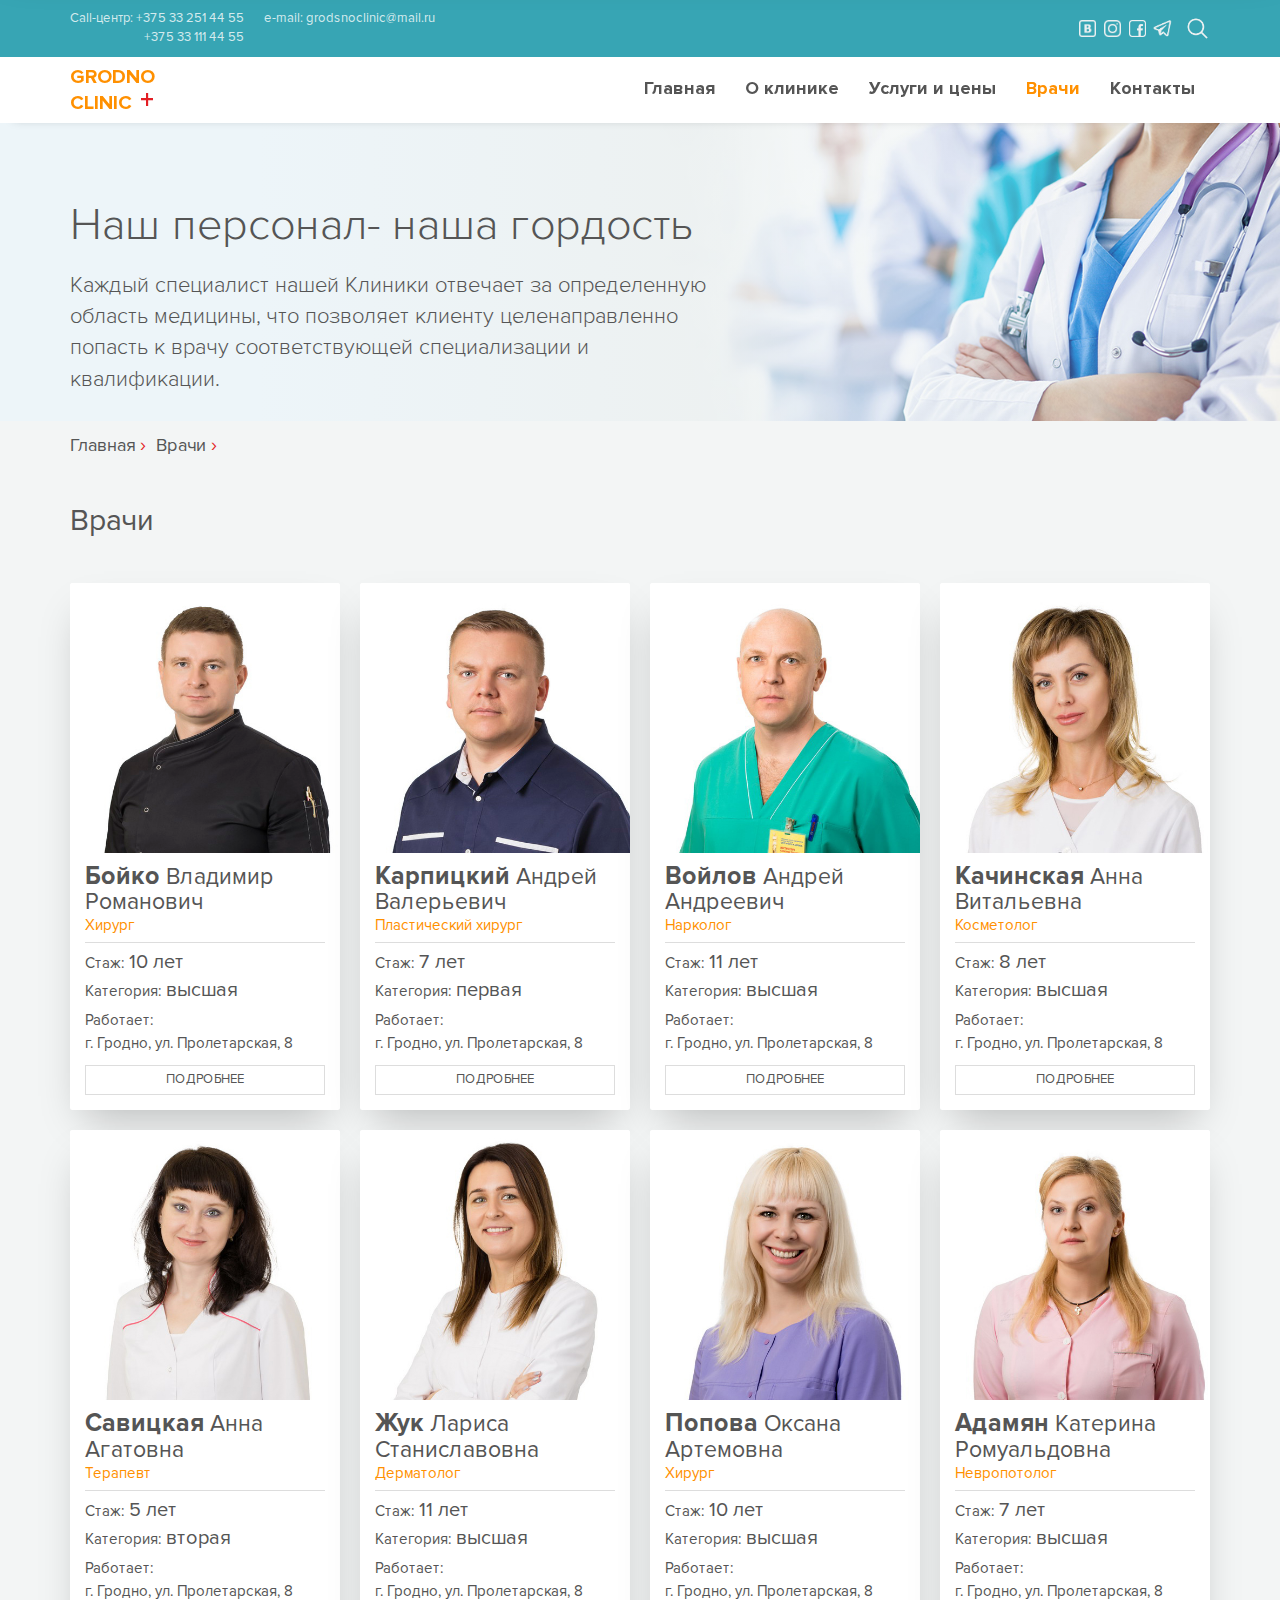
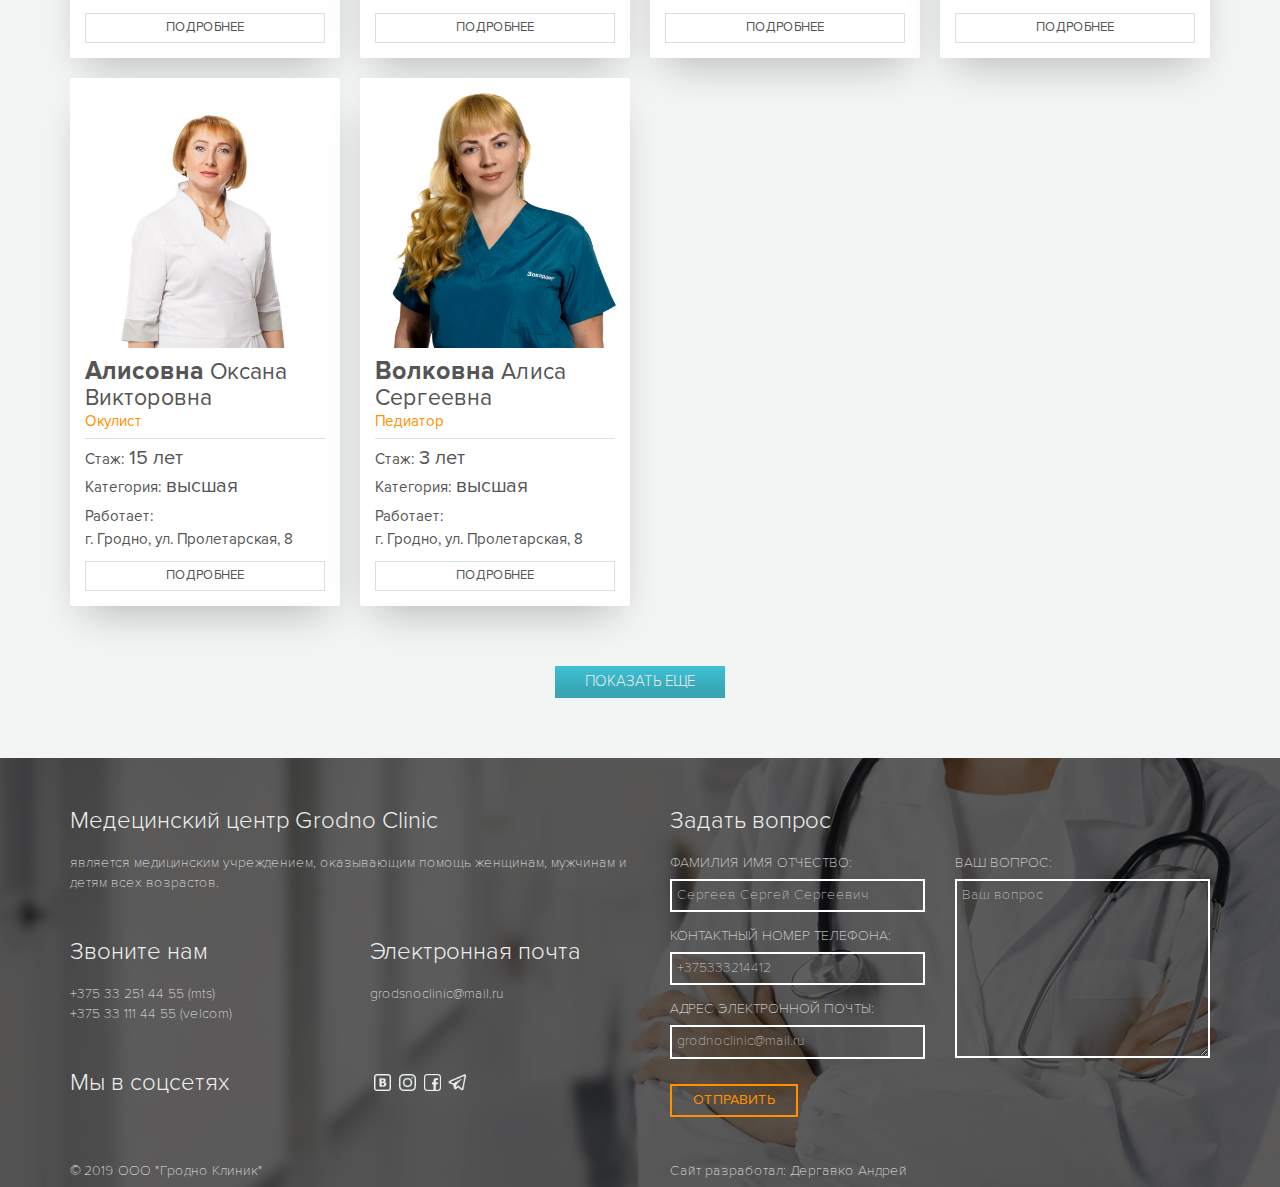
<file: staff.html>
<!DOCTYPE html>
<html lang="ru">
<head>
  <meta charset="UTF-8">
  <title>Персонал</title>
  <meta name="viewport" content="width=device-width, initial-scale=1">

  <!-- Bootstrap -->
  <link href="libs/bootstrap/css/bootstrap.css" rel="stylesheet">
  <!-- jQuery (necessary for Bootstrap's JavaScript plugins) -->
  <script src="https://ajax.googleapis.com/ajax/libs/jquery/1.11.0/jquery.min.js"></script>
  <!-- Include all compiled plugins (below), or include individual files as needed -->
  <script src="libs/bootstrap/js/bootstrap.js"></script>

  <!-- Styles -->
  <link rel="stylesheet" type="text/css" href="css/fonts.css">
  <link rel="stylesheet" type="text/css" href="css/common.css">
  <link rel="stylesheet" type="text/css" href="css/header.css">
  <link rel="stylesheet" type="text/css" href="css/intro.css">
  <link rel="stylesheet" type="text/css" href="css/staff.css">
  <link rel="stylesheet" type="text/css" href="css/footer.css">
</head>
<body>


  <!-- Header 
  ========================-->
  <header id="header" class="header">
    <div class="header__info-box">
      <div class="container">
        <div class="header__wrapper">
          <div class="header__contacts">
            <div class="header__phones">
              <p>Call-центр: +375 33 251 44 55</p>
              <p>+375 33 111 44 55</p>
            </div>
            <div class="header__email">
              e-mail: grodsnoclinic@mail.ru
            </div>
          </div>
          <div class="tool-box header__tool-box">
            <a class="tool-box__link" href="https://vk.com" target="_blank">
              <img class="tool-box__icon" src="img/icon/vk1.png" alt="В контакте">
              <img class="tool-box__icon tool-box__icon_hover" src="img/icon/vk2.png" alt="В контакте">
            </a>
            <a class="tool-box__link" href="https://www.instagram.com" target="_blank">
              <img class="tool-box__icon" src="img/icon/instagram1.png" alt="instagram">
              <img class="tool-box__icon tool-box__icon_hover" src="img/icon/instagram2.png" alt="instagram">
            </a>
            <a class="tool-box__link" href="https://www.facebook.com" target="_blank">
              <img class="tool-box__icon" src="img/icon/facebook1.png" alt="facebook">
              <img class="tool-box__icon tool-box__icon_hover" src="img/icon/facebook2.png" alt="facebook">
            </a>
            <a class="tool-box__link" href="https://web.telegram.org" target="_blank">
              <img class="tool-box__icon" src="img/icon/telegram1.png" alt="telegram">
              <img class="tool-box__icon tool-box__icon_hover" src="img/icon/telegram2.png" alt="telegram">
            </a>
            <button id="btn-search-open" class="tool-box__search">
              <img class="tool-box__icon" src="img/icon/search1.png" alt="search">
              <img class="tool-box__icon tool-box__icon_hover" src="img/icon/search2.png" alt="search">
            </button>
          </div>
        </div>
      </div>

      <div id="search-box" class="search-box header__search-box">
        <div class="container">
          <div class="search__wrapper">
            <img class="search-box__icon" src="img/icon/search-box.png" alt="Поиск">
            <form class="search-box__form" action="">
              <input id="search-input" class="search-box__intut" type="search" name="search" placeholder="например: геникология">
            </form>
            <button id="btn-search-close" class="search-box__button">
              <img class="search-box__icon" src="img/icon/exit.png" alt="Закрыть">
            </button>
          </div>
        </div>
      </div>

    </div> <!-- /.header__info-box -->

    <div class="container">
      <div class="header__wrapper">
        <a class="header__logo" href="index.html">Grodno clinic <span class="header__plus">+</span></a>
        <nav class="nav header__nav">
          <ul class="nav__list">
            <li class="nav__item"><a class="nav__link" href="index.html">Главная</a></li>
            <li class="nav__item"><a class="nav__link" href="about.html">О клинике</a></li>
            <li class="nav__item"><a class="nav__link" href="services.html">Услуги и цены</a></li>
            <li class="nav__item"><a class="nav__link nav__link_active" href="staff.html">Врачи</a></li>
            <li class="nav__item"><a class="nav__link" href="contacts.html">Контакты</a></li>
          </ul>
        </nav> <!-- /.nav -->

        <div class="burger-menu header__burger-menu">
          <button id="burger-button" class="burger-menu__button">
            <span class="burger-menu__lines"></span>
          </button>
          <div id="burger-slider" class="burger-menu__slider">
            <nav class="nav burger-menu__nav">
              <ul class="nav__list nav__list_mobile">
                <li class="nav__item"><a class="nav__link" href="index.html">Главная</a></li>
                <li class="nav__item"><a class="nav__link" href="about.html">О клинике</a></li>
                <li class="nav__item"><a class="nav__link" href="services.html">Услуги и цены</a></li>
                <li class="nav__item"><a class="nav__link nav__link_active" href="staff.html">Врачи</a></li>
                <li class="nav__item"><a class="nav__link" href="contacts.html">Контакты</a></li>
              </ul>
            </nav>
          </div> <!-- /.burger-menu__slider -->
        </div> <!-- /.burger-menu -->
      </div>
    </div> <!-- /.container -->
  </header> <!-- /.header -->


  <!-- Main
  ========================-->
  <main class="main">


    <!-- Intro 
    ========================-->
    <section class="intro">
      <div class="container">
        <div class="intro__inner">
          <h2 class="intro__title">Наш персонал- наша гордость</h2>
          <p class="intro__text">Каждый специалист нашей Клиники отвечает за определенную область медицины, что позволяет клиенту целенаправленно попасть к врачу соответствующей специализации и квалификации.</p>
        </div>
      </div>
    </section> <!-- /.intro -->


    <!-- Breadcrumbs 
    ========================-->
    <div class="container">
      <div class="breadcrumbs">
        <a class="breadcrumbs__link" href="index.html">Главная</a>
        <a class="breadcrumbs__link" href="staff.html">Врачи</a>
      </div>
    </div>


    <!-- Staff
    ========================-->
    <div class="container">
      <section class="staff">

        <div class="staff__title section-title">
          <a href="staff.html">Врачи</a>
        </div>

        <div class="staff__grid">
          
          <div class="staff__item">
            <img class="staff__img" src="img/staff/staff1.jpg" alt="Медецинский центр">
            <div class="staff__info">
              <h3 class="staff__name"><span class="staff__surname">Бойко</span> Владимир Романович</h3>
              <p class="staff__position">Хирург</p>
              <p><span class="staff__label">Стаж:</span> 10 лет</p>
              <p><span class="staff__label">Категория:</span> высшая</p>
              <p><span class="staff__label">Работает:</span></p>
              <p class="staff__adress">г. Гродно, ул. Пролетарская, 8</p>
              <a class="staff__link" href="#">Подробнее</a>
            </div>
          </div>
          <div class="staff__item">
            <img class="staff__img" src="img/staff/staff2.jpg" alt="Медецинский центр">
            <div class="staff__info">
              <h3 class="staff__name"><span class="staff__surname">Карпицкий</span> Андрей Валерьевич</h3>
              <p class="staff__position">Пластический хирург</p>
              <p><span class="staff__label">Стаж:</span> 7 лет</p>
              <p><span class="staff__label">Категория:</span> первая</p>
              <p><span class="staff__label">Работает:</span></p>
              <p class="staff__adress">г. Гродно, ул. Пролетарская, 8</p>
              <a class="staff__link" href="#">Подробнее</a>
            </div>
          </div>
          <div class="staff__item">
            <img class="staff__img" src="img/staff/staff3.jpg" alt="Медецинский центр">
            <div class="staff__info">
              <h3 class="staff__name"><span class="staff__surname">Войлов</span> Андрей Андреевич</h3>
              <p class="staff__position">Нарколог</p>
              <p><span class="staff__label">Стаж:</span> 11 лет</p>
              <p><span class="staff__label">Категория:</span> высшая</p>
              <p><span class="staff__label">Работает:</span></p>
              <p class="staff__adress">г. Гродно, ул. Пролетарская, 8</p>
              <a class="staff__link" href="#">Подробнее</a>
            </div>
          </div>
          <div class="staff__item">
            <img class="staff__img" src="img/staff/staff4.jpg" alt="Медецинский центр">
            <div class="staff__info">
              <h3 class="staff__name"><span class="staff__surname">Качинская</span> Анна Витальевна</h3>
              <p class="staff__position">Косметолог</p>
              <p><span class="staff__label">Стаж:</span> 8 лет</p>
              <p><span class="staff__label">Категория:</span> высшая</p>
              <p><span class="staff__label">Работает:</span></p>
              <p class="staff__adress">г. Гродно, ул. Пролетарская, 8</p>
              <a class="staff__link" href="#">Подробнее</a>
            </div>
          </div>
          <div class="staff__item">
            <img class="staff__img" src="img/staff/staff5.jpg" alt="Медецинский центр">
            <div class="staff__info">
              <h3 class="staff__name"><span class="staff__surname">Савицкая</span> Анна Агатовна</h3>
              <p class="staff__position">Терапевт</p>
              <p><span class="staff__label">Стаж:</span> 5 лет</p>
              <p><span class="staff__label">Категория:</span> вторая</p>
              <p><span class="staff__label">Работает:</span></p>
              <p class="staff__adress">г. Гродно, ул. Пролетарская, 8</p>
              <a class="staff__link" href="#">Подробнее</a>
            </div>
          </div>
          <div class="staff__item">
            <img class="staff__img" src="img/staff/staff6.jpg" alt="Медецинский центр">
            <div class="staff__info">
              <h3 class="staff__name"><span class="staff__surname">Жук</span> Лариса Станиславовна</h3>
              <p class="staff__position">Дерматолог</p>
              <p><span class="staff__label">Стаж:</span> 11 лет</p>
              <p><span class="staff__label">Категория:</span> высшая</p>
              <p><span class="staff__label">Работает:</span></p>
              <p class="staff__adress">г. Гродно, ул. Пролетарская, 8</p>
              <a class="staff__link" href="#">Подробнее</a>
            </div>
          </div>
          <div class="staff__item">
            <img class="staff__img" src="img/staff/staff7.jpg" alt="Медецинский центр">
            <div class="staff__info">
              <h3 class="staff__name"><span class="staff__surname">Попова</span> Оксана Артемовна</h3>
              <p class="staff__position">Хирург</p>
              <p><span class="staff__label">Стаж:</span> 10 лет</p>
              <p><span class="staff__label">Категория:</span> высшая</p>
              <p><span class="staff__label">Работает:</span></p>
              <p class="staff__adress">г. Гродно, ул. Пролетарская, 8</p>
              <a class="staff__link" href="#">Подробнее</a>
            </div>
          </div>
          <div class="staff__item">
            <img class="staff__img" src="img/staff/staff8.jpg" alt="Медецинский центр">
            <div class="staff__info">
              <h3 class="staff__name"><span class="staff__surname">Адамян</span> Катерина Ромуальдовна</h3>
              <p class="staff__position">Невропотолог</p>
              <p><span class="staff__label">Стаж:</span> 7 лет</p>
              <p><span class="staff__label">Категория:</span> высшая</p>
              <p><span class="staff__label">Работает:</span></p>
              <p class="staff__adress">г. Гродно, ул. Пролетарская, 8</p>
              <a class="staff__link" href="#">Подробнее</a>
            </div>
          </div>
          <div class="staff__item">
            <img class="staff__img" src="img/staff/staff9.jpg" alt="Медецинский центр">
            <div class="staff__info">
              <h3 class="staff__name"><span class="staff__surname">Алисовна</span> Оксана Викторовна</h3>
              <p class="staff__position">Окулист</p>
              <p><span class="staff__label">Стаж:</span> 15 лет</p>
              <p><span class="staff__label">Категория:</span> высшая</p>
              <p><span class="staff__label">Работает:</span></p>
              <p class="staff__adress">г. Гродно, ул. Пролетарская, 8</p>
              <a class="staff__link" href="#">Подробнее</a>
            </div>
          </div>
          <div class="staff__item">
            <img class="staff__img" src="img/staff/staff10.jpg" alt="Медецинский центр">
            <div class="staff__info">
              <h3 class="staff__name"><span class="staff__surname">Волковна</span> Алиса Сергеевна</h3>
              <p class="staff__position">Педиатор</p>
              <p><span class="staff__label">Стаж:</span> 3 лет</p>
              <p><span class="staff__label">Категория:</span> высшая</p>
              <p><span class="staff__label">Работает:</span></p>
              <p class="staff__adress">г. Гродно, ул. Пролетарская, 8</p>
              <a class="staff__link" href="#">Подробнее</a>
            </div>
          </div>

        </div> <!-- /.staff__grid -->
        
        <button class="staff__btn button">Показать еще</button>
        
      </section> <!-- /.staff -->
    </div> <!-- /.container -->
  </main> <!-- /.main -->


  <!-- Footer 
  ========================-->
  <footer class="footer">
    <div class="container">
      <div class="footer__grid">
        <div class="footer__about">
          <h3 class="footer__title">Медецинский центр Grodno Clinic</h3>
          <p>является медицинским учреждением, оказывающим помощь женщинам, мужчинам и детям всех возрастов.</p>
        </div>
        <div class="footer__tel">
          <h3 class="footer__title">Звоните нам</h3>
          <p>+375 33 251 44 55 (mts)</p>
          <p>+375 33 111 44 55 (velcom)</p>
        </div>
        <div class="footer__email">
          <h3 class="footer__title">Электронная почта</h3>
          <p>grodsnoclinic@mail.ru</p>
        </div>
        <div class="footer__social-title">
          <h3 class="footer__title">Мы в соцсетях</h3>
        </div>
        <div class="footer__social tool-box">
            <a class="tool-box__link" href="https://vk.com" target="_blank">
              <img class="tool-box__icon" src="img/icon/vk1.png" alt="В контакте">
              <img class="tool-box__icon tool-box__icon_hover" src="img/icon/vk2.png" alt="В контакте">
            </a>
            <a class="tool-box__link" href="https://www.instagram.com" target="_blank">
              <img class="tool-box__icon" src="img/icon/instagram1.png" alt="instagram">
              <img class="tool-box__icon tool-box__icon_hover" src="img/icon/instagram2.png" alt="instagram">
            </a>
            <a class="tool-box__link" href="https://www.facebook.com" target="_blank">
              <img class="tool-box__icon" src="img/icon/facebook1.png" alt="facebook">
              <img class="tool-box__icon tool-box__icon_hover" src="img/icon/facebook2.png" alt="facebook">
            </a>
            <a class="tool-box__link" href="https://web.telegram.org" target="_blank">
              <img class="tool-box__icon" src="img/icon/telegram1.png" alt="telegram">
              <img class="tool-box__icon tool-box__icon_hover" src="img/icon/telegram2.png" alt="telegram">
            </a>
          </div>
        <form class="footer__form" action="">
          <h3 class="footer__title footer__title_lg">Задать вопрос</h3>
          <div class="footer__contacts">
            <label class="footer__label" for="foot-form-name">Фамилия Имя Отчество:</label>
            <input class="footer__input" id="foot-form-name" type="text" name="name"  placeholder="Сергеев Сергей Сергеевич" required>
            <label class="footer__label" for="foot-form-tel">Контактный номер телефона:</label>
            <input class="footer__input" id="foot-form-tel" type="tel" name="tel" required placeholder="+375333214412">
            <label class="footer__label" for="foot-form-email">Адрес электронной почты:</label>
            <input class="footer__input" id="foot-form-email" type="email" name="email" required placeholder="grodnoclinic@mail.ru">
            <input class="footer__input footer__input_submit" type="submit" name="submit" value="Отправить">
          </div>
          <div class="footer__question">
            <h3 class="footer__title footer__title_xs">Задать вопрос</h3>
            <label class="footer__label" for="foot-form-question">Ваш вопрос:</label>
            <textarea class="footer__input footer__input_textarea" id="foot-form-question" name="question" required placeholder="Ваш вопрос"></textarea>
          </div>
        </form>
        <div class="footer__info">© 2019 ООО "Гродно Клиник"</div>
        <div class="footer__signature">Сайт разработал: Дергавко Андрей</div>
      </div>
    </div> <!-- /.container -->
  </footer><!-- /.footer -->


  <!-- Script 
  ========================-->
  <script src="js/hiding-header.js"></script>
  <script src="js/header-search.js"></script>
  <script src="js/burger-menu.js"></script>
</body>
</html>
</file>
<file: css/staff.css>
/*Intro
====================*/
.intro {
  background: linear-gradient(to right, #edf5f9 20%, transparent 100%), url(../img/intro/staff.jpg);
  background-repeat: no-repeat;
  background-size: cover;
  background-position: right;
}
/*Breadcrumbs
====================*/
.breadcrumbs {
  margin-top: 10px;
}
.breadcrumbs__link {
  display: inline-block;
  margin-right: 5px;
  padding-right: 5px;
}
.breadcrumbs__link:hover {
  color: #ff9000;
}
.breadcrumbs__link:after {
  content: "\203A";
  position: relative;
  left: 5px;
  color: #e31e24;
  font-size: 20px;
}
/*Staff
====================*/
.staff__title {
  border: none;
}
.staff__grid {
  display: grid;
  grid-template-columns: repeat(auto-fit, minmax(260px, 1fr));
  grid-gap: 20px;
  margin: 40px 0px 30px;
}
.staff__item {
  width: 100%;
  overflow: hidden;
  background-color: #fff;
  box-shadow: 0 20px 40px -14px rgba(0, 0, 0, 0.25);
  border-radius: 0.25rem;
}
.staff__img {
  width: 100%;
}
.staff__info {
  padding: 0 15px 15px;
  font-weight: 500;
  font-size: 20px;
}
.staff__name {
  margin-top: 10px;
  font-weight: 500;
  font-size: 23px;
}
.staff__surname {
  font-weight: 700;
  font-size: 25px;
}
.staff__label {
  font-size: 15px;
}
.staff__position {
  padding-bottom: 5px;
  margin-bottom: 5px;
  color: #ff9000;
  font-size: 15px;
  border-bottom: 1px solid #ddd;
}
.staff__link {
  display: block;
  padding: 5px;
  margin-top: 10px;
  color: #555555;
  border: 1px solid #ddd;
  text-align: center;
  text-transform: uppercase;
  font-size: 13px;
  font-weight: 500;
  transition: 0.15s;
}
.staff__link:hover {
  color: #fff;
  background-color: #37a5b4;
  border: 1px solid #37a5b4;
}
.staff__adress {
  font-size: 15px;
  font-weight: 500;
}
.staff__btn {
  margin: 60px auto;
  border: none;
}
</file>
<file: css/services.css>
/*Intro
====================*/
.intro {
  background: linear-gradient(to right, #edf5f9 20%, transparent 100%), url(../img/intro/services.jpg);
  background-repeat: no-repeat;
  background-size: cover;
  background-position: right;
}
/*Breadcrumbs
====================*/
.breadcrumbs {
  margin-top: 10px;
}
.breadcrumbs__link {
  display: inline-block;
  margin-right: 5px;
  padding-right: 5px;
}
.breadcrumbs__link:hover {
  color: #ff9000;
}
.breadcrumbs__link:after {
  content: "\203A";
  position: relative;
  left: 5px;
  color: #e31e24;
  font-size: 20px;
}
/*Services
====================*/
.services__title {
  border: none;
}
.services__grid {
  display: grid;
  grid-template-columns: repeat(auto-fit, minmax(320px, 1fr));
  grid-gap: 20px;
  margin: 50px 0;
}
.services__item {
  background-color: #fff;
  box-shadow: 0 20px 40px -14px rgba(0, 0, 0, 0.25);
}
.services__header {
  padding: 15px 0;
  background-color: #37a5b4;
  color: #eee;
}
.services__icon {
  float: left;
  margin: 5px 15px;
  width: 40px;
  vertical-align: middle;
}
.services__headline {
  font-size: 28px;
  font-weight: 100;
}
.services__text {
  font-weight: 100;
  font-size: 14px;
}
.services__links {
  padding: 15px;
  line-height: 2em;
}
.services__link {
  position: relative;
  display: block;
  border-bottom: dashed 1px #eee;
}
.services__link:last-child {
  border-bottom: none;
}
.services__link:hover {
  color: #ff9000;
}
.services__link:after {
  content: "\2192";
  position: absolute;
  right: 10px;
}
</file>
<file: css/fonts.css>
@font-face {
    font-family: 'Proxima Nova';
    src: url('../fonts/ProximaNova-Regular.woff2') format('woff2'),
        url('../fonts/ProximaNova-Regular.woff') format('woff');
    font-weight: normal;
    font-style: normal;
}

@font-face {
    font-family: 'Proxima Nova';
    src: url('../fonts/ProximaNova-Thin.woff2') format('woff2'),
        url('../fonts/ProximaNova-Thin.woff') format('woff');
    font-weight: 100;
    font-style: normal;
}

@font-face {
    font-family: 'Proxima Nova';
    src: url('../fonts/ProximaNova-Light.woff2') format('woff2'),
        url('../fonts/ProximaNova-Light.woff') format('woff');
    font-weight: 300;
    font-style: normal;
}

@font-face {
    font-family: 'Proxima Nova';
    src: url('../fonts/ProximaNova-Bold.woff2') format('woff2'),
        url('../fonts/ProximaNova-Bold.woff') format('woff');
    font-weight: bold;
    font-style: normal;
}
</file>
<file: css/common.css>
body {
  margin: 0;
  font-family: 'Proxima Nova', sans-serif;
  font-size: 18px;
  color: #555555;
  background-color: #f3f5f5;
}
a {
  text-decoration: none;
  color: #555555;
}
a:visited {
  text-decoration: none;
}
a:hover {
  color: #ff9000;
  text-decoration: none;
}
p,
h1,
h2,
h3,
h4,
h5,
h6 {
  margin: 0;
  font-family: 'Proxima Nova', sans-serif;
}
ul {
  margin: 0;
  padding: 0;
}
button,
select,
input,
textarea {
  outline: none;
}
.container {
  margin: 0;
  padding: 0 15px;
  max-width: 1170px;
  width: 100%;
  margin: 0 auto;
  box-sizing: border-box;
}
.button {
  display: block;
  width: 170px;
  padding: 5px 15px;
  text-align: center;
  color: #eee;
  font-weight: 300;
  font-size: 15px;
  text-transform: uppercase;
  background: linear-gradient(to top, #37a5b4 20%, #3fc1d4);
  transition: 0.2s;
}
.button:hover {
  color: #eee;
  background: linear-gradient(to bottom, #ff9000 50%, #fcab42);
}
.section-title {
  display: block;
  margin: 40px 0 30px;
  font-size: 30px;
  border-bottom: 1px solid #e31e24;
}
</file>
<file: css/header.css>
body {
  padding-top: 121px;
}
.header {
  position: fixed;
  top: 0;
  left: 0;
  width: 100%;
  background-color: #fff;
  box-shadow: 0 10px 10px -14px rgba(0, 0, 0, 0.25);
  z-index: 1000;
}
.header__wrapper {
  display: flex;
  padding: 0;
  justify-content: space-between;
  align-items: center;
}
.header__info-box {
  position: relative;
  width: 100%;
  padding: 10px 0;
  background-color: #37a5b4;
  font-size: 13px;
}
.header__contacts {
  display: flex;
  color: rgba(255, 255, 255, 0.8);
}
.header__phones {
  text-align: right;
  margin-right: 20px;
}
.header__search-box {
  position: absolute;
  top: 0px;
  left: 0px;
}
/* Tool-box
====================*/
.tool-box {
  display: flex;
}
.tool-box__link {
  position: relative;
  display: inline-block;
  width: 25px;
  height: 25px;
}
.tool-box__link:hover .tool-box__icon_hover {
  opacity: 1;
}
.tool-box__icon {
  position: absolute;
  left: 0px;
  top: 0px;
  width: 100%;
  height: 100%;
}
.tool-box__icon_hover {
  opacity: 0;
  transition: 0.2s;
}
.tool-box__search {
  position: relative;
  display: inline-block;
  width: 25px;
  height: 25px;
  margin-left: 10px;
  background-color: inherit;
  border: none;
}
.tool-box__search:hover .tool-box__icon_hover {
  opacity: 1;
}
/*Search-box
====================*/
.search-box {
  padding: 10px 0;
  width: 100%;
  height: 80%;
  transform: translate(0, -200%);
  background-color: #fff;
  box-shadow: 0 20px 40px -10px rgba(0, 0, 0, 0.4);
  transition: 0.3s;
}
.search__wrapper {
  display: flex;
  align-items: center;
}
.search-box__icon {
  width: 25px;
  height: 25px;
}
.search-box__form {
  flex: 1 0;
  margin: 0 20px;
  display: inline-block;
  width: auto;
}
.search-box__intut {
  width: 100%;
  outline: none;
  font-size: 20px;
  background-color: transparent;
  border: none;
  border-bottom: 1px solid #e31e24;
}
.search-box__intut::placeholder {
  transition: 0.3s;
}
.search-box__intut:checked::placeholder {
  transform: translate(100%);
  color: transparent;
}
.search-box__button {
  width: 30px;
  height: 30px;
  padding: 0;
  border: none;
  background-color: transparent;
  transition: 0.3s;
}
.header__logo {
  width: 120px;
  text-transform: uppercase;
  font-size: 20px;
  font-weight: 700;
  line-height: 1.2em;
  color: #ff9000;
  transition: 0.2s;
  z-index: 1000;
}
.header__logo:hover {
  color: #e31e24;
}
.header__plus {
  display: inline-block;
  margin-left: 3px;
  color: #e31e24;
  font-size: 28px;
  animation-name: header-anim;
  animation-duration: 5s;
  animation-delay: 1s;
  animation-iteration-count: infinite;
}
/*Nav__list
====================*/
.nav__list {
  display: flex;
  list-style: none;
}
.nav__link {
  position: relative;
  display: inline-block;
  padding: 20px 0;
  margin: 0 15px;
  color: #555555;
  font-weight: 700;
  transition: color 0.1s linear;
}
.nav__link:hover {
  color: #ff9000;
}
.nav__link:hover:after {
  opacity: 1;
}
.nav__link:after {
  content: "";
  display: block;
  position: absolute;
  left: 0;
  bottom: 10px;
  width: 100%;
  height: 3px;
  background-color: #ff9000;
  transition: 0.1s linear;
  opacity: 0;
}
.nav__link_active {
  color: #ff9000;
}
/*Burger-menu
====================*/
.burger-menu {
  display: none;
  margin: 12px 0;
  height: 40px;
}
.burger-menu__button {
  position: relative;
  width: 40px;
  height: 40px;
  margin: 0;
  padding: 0;
  border: none;
  background-color: inherit;
  outline: none;
  z-index: 1000;
}
.burger-menu__lines,
.burger-menu__lines:after,
.burger-menu__lines:before {
  position: absolute;
  display: block;
  width: 40px;
  height: 3px;
  background-color: #555555;
  transition: 0.3s;
}
.burger-menu__lines {
  top: 50%;
  left: 50%;
  transform: translate(-50%, -50%);
}
.burger-menu__lines:before {
  content: "";
  top: -11px;
}
.burger-menu__lines:after {
  content: "";
  top: 11px;
}
.burger-menu__button_active .burger-menu__lines {
  background-color: transparent;
}
.burger-menu__button_active .burger-menu__lines:before {
  top: 0;
  transform: rotate(45deg);
}
.burger-menu__button_active .burger-menu__lines:after {
  top: 0;
  transform: rotate(-45deg);
}
.burger-menu__slider {
  position: fixed;
  top: 100%;
  left: 0;
  width: 100%;
  height: 100vh;
  background-color: #f3f5f5;
  transition: 0.3s;
  z-index: -1;
}
.burger-menu__nav {
  height: 100%;
}
.nav__list_mobile {
  margin: 10% 0;
  height: 80%;
  overflow: auto;
  flex-direction: column;
  align-items: center;
  justify-content: center;
}
.burger-menu__social {
  position: absolute;
  padding: 15px;
  width: 100%;
  text-align: center;
  background-color: #37a5b4;
  bottom: 0px;
}
@keyframes header-anim {
  80% {
    transform: rotate(0deg);
  }
  100% {
    transform: rotate(360deg);
  }
}
@media (max-width: 768px) {
  .header__nav {
    display: none;
  }
  .header__burger-menu {
    display: block;
  }
}
@media (max-width: 540px) {
  .header__email {
    display: none;
  }
}
</file>
<file: css/home.css>
/*Carousel
====================*/
.carousel-indicators li {
  background-color: #eee;
  border: none;
}
.carousel-indicators .active {
  background-color: #ff9000;
  border: none;
}
.carousel__item {
  position: relative;
  height: 350px;
}
.carousel__img {
  position: absolute;
  height: 350px;
  width: 100%;
  top: 0;
  left: 0;
  z-index: -1;
}
.carousel__img_first {
  background: linear-gradient(to right, #edf5f9 20%, transparent 80%), url(../img/carousel/carousel1.jpg);
  background-position: center;
  background-size: cover;
}
.carousel__img_second {
  background: linear-gradient(to right, #edf5f9 20%, transparent 80%), url(../img/carousel/carousel2.jpg);
  background-position: center;
  background-size: cover;
}
.carousel__img_third {
  background: linear-gradient(to right, #edf5f9 20%, transparent 80%), url(../img/carousel/carousel3.jpg);
  background-position: center;
  background-size: cover;
}
.carousel__wrapper {
  width: 80%;
  margin-top: 100px;
}
.carousel__title {
  font-size: 50px;
  font-weight: 300;
}
.carousel__text {
  font-weight: 300;
  font-size: 18px;
  margin: 15px 0;
}
/*Breadcrumbs
====================*/
.breadcrumbs {
  margin-top: 10px;
}
.breadcrumbs__link {
  display: inline-block;
  margin-right: 5px;
  padding-right: 5px;
}
.breadcrumbs__link:hover {
  color: #ff9000;
}
.breadcrumbs__link:after {
  content: "\203A";
  position: relative;
  left: 5px;
  color: #e31e24;
  font-size: 20px;
}
/*Reservation
====================*/
.reservation {
  width: 100%;
  height: 190px;
  margin: 25px 0;
  padding: 30px;
  background-color: #37a5b4;
  box-shadow: 0 20px 40px -14px rgba(0, 0, 0, 0.25);
}
.reservation__title {
  font-size: 35px;
  font-weight: 100;
  color: #eee;
}
.reservation__form {
  text-align: center;
}
.reservation__wrapper {
  position: relative;
  display: flex;
  margin: 10px 0;
  border-radius: 50px;
  overflow: hidden;
  box-shadow: 0 5px 10px -14px rgba(0, 0, 0, 0.5);
}
.reservation__input {
  padding: 10px;
  color: #2e8c99;
  font-size: 25px;
  font-weight: 100;
  border: none;
  border-right: 1px solid #37a5b4;
}
.reservation__input:last-child {
  border: none;
}
.reservation__input::placeholder {
  color: #2e8c99;
}
.reservation__input:checked {
  color: #e31e24;
}
.reservation__input_name {
  flex: 1 1;
  min-width: 190px;
}
.reservation__input_tel {
  flex: 1 1;
  min-width: 190px;
  padding-right: 150px;
}
.reservation__input_submit {
  position: absolute;
  right: 0;
  padding: 10px 15px;
  box-sizing: border-box;
  border: none;
  color: #eee;
  font-weight: 300;
  border-radius: 50px;
  background: linear-gradient(to top, #e31e24 50%, #ff3d43);
  transition: 2s;
}
.reservation__input_submit-sm {
  display: none;
  margin: 5px;
  padding: 10px 30px;
  box-sizing: border-box;
  border: none;
  color: #eee;
  font-weight: 300;
  border-radius: 50px;
  background: linear-gradient(to top, #e31e24 50%, #ff3d43);
  transition: 2s;
}
.reservation__input_submit:hover {
  background: linear-gradient(to bottom, #e31e24 50%, #ff3d43);
}
/*Services
====================*/
.services__grid {
  grid-template-columns: repeat(4, 1fr);
  grid-gap: 15px;
  margin: 10px 0 30px;
}
.services__links {
  padding: 15px;
  font-size: 16px;
}
.services__button {
  margin-left: auto;
}
/*Staff
====================*/
.staff__grid {
  grid-template-columns: repeat(4, 1fr);
  grid-gap: 15px;
  margin: 0px 0px 30px;
}
.staff__button {
  margin-left: auto;
}
/* Call-box
====================*/
.call-box {
  display: flex;
  align-items: center;
  width: 100%;
  height: 190px;
  margin: 70px 0;
  padding: 8px;
  color: #eee;
  background: linear-gradient(to top, #37a5b4 20%, #3fc1d4);
  box-shadow: 0 20px 40px -14px rgba(0, 0, 0, 0.25);
}
.call-box__icon {
  margin-left: 20px;
  width: 100px;
}
.call-box__tel {
  flex: 3 0;
  text-align: center;
  border-right: 1px solid #ff9000;
}
.call-box__back-call {
  flex: 2 0;
  min-width: 330px;
  max-width: 314px;
  text-align: center;
}
.call-box__title {
  font-weight: 100;
  font-size: 35px;
}
.call-box__number {
  display: inline-block;
  margin: 10px;
  font-size: 30px;
  font-weight: 300;
}
.call-box__form {
  display: flex;
  position: relative;
  width: 80%;
  justify-content: center;
  margin: 10px auto;
}
.call-box__input {
  width: 100%;
  padding: 10px;
  color: #555555;
  border: none;
  border-radius: 50px;
  font-size: 20px;
  font-weight: 300;
}
.call-box__input::placeholder {
  color: #ddd;
}
.call-box__button {
  position: absolute;
  right: 0px;
  padding: 10px;
  background-color: #e31e24;
  border: none;
  border-radius: 50px;
  font-size: 20px;
  font-weight: 300;
  text-transform: uppercase;
  transition: 0.1s;
}
.call-box__button:hover {
  background-color: #ff9000;
}
/* Advantage
====================*/
.advantage {
  margin: 50px 0;
}
.advantage__grid {
  display: grid;
  grid-template-columns: repeat(3, 1fr);
  grid-gap: 15px;
}
.advantage__item {
  position: relative;
  grid-column: span 1;
  width: 100%;
  height: 150px;
  perspective: 2000px;
}
.advantage__item_big {
  grid-row: span 2;
  height: 100%;
}
.advantage__item:hover .advantage__side_front {
  transform: rotateY(-180deg);
}
.advantage__item:hover .advantage__side_back {
  transform: rotateY(-360deg);
}
.advantage__side {
  display: flex;
  text-align: center;
  align-items: center;
  justify-content: center;
  padding: 20px;
  position: absolute;
  top: 0;
  left: 0;
  width: 100%;
  height: 100%;
  backface-visibility: hidden;
  transform-style: preserve-3d;
  transition: transform 0.7s;
  background-position: center;
  background-size: cover;
}
.advantage__side_front {
  background-color: #37a5b4;
}
.advantage__side_back {
  background-color: #37a5b4;
  transform: rotateY(-180deg);
}
.advantage__title,
.advantage__text {
  position: absolute;
  top: 50%;
  left: 50%;
  width: 90%;
  backface-visibility: hidden;
  transform: translateX(-50%) translateY(-50%) translateZ(60px);
  color: #eee;
}
.advantage__title {
  font-size: 25px;
  font-weight: 700;
  text-transform: uppercase;
}
.advantage__text {
  font-size: 18px;
  font-weight: 300;
}
/* Map
====================*/
.map {
  position: relative;
  width: 100%;
  height: 500px;
}
.map__iframe {
  position: absolute;
  top: 0;
  left: 0;
  width: 100%;
  height: 100%;
}
.map__select-sity-box {
  position: relative;
  width: 100%;
  height: 100%;
}
.map__wrapper {
  position: absolute;
  top: 30px;
  right: 30px;
  padding: 10px;
  background: linear-gradient(to top, #37a5b4 20%, #3fc1d4);
  color: #fff;
  font-weight: 300;
}
.map__title {
  display: inline-block;
}
.map__select {
  font-size: 23px;
  border: none;
  background-color: transparent;
  color: #fff;
}
.map__option {
  background-color: #37a5b4;
  font-weight: 300;
}
@media (max-width: 1130px) {
  .staff__grid {
    grid-template-columns: repeat(2, 1fr);
  }
  .services__grid {
    grid-template-columns: repeat(2, 1fr);
  }
}
@media (max-width: 938px) {
  .reservation__input {
    padding: 3px;
    font-size: 20px;
    font-weight: 300;
  }
  .reservation__input_submit {
    display: none;
  }
  .reservation__input_submit-sm {
    display: inline-block;
    padding: 3px 20px;
  }
  .advantage__grid {
    grid-template-columns: repeat(2, 1fr);
  }
}
@media (max-width: 768px) {
  /* Advantage
  ====================*/
  .advantage__grid {
    grid-template-columns: 1fr;
  }
  .advantage__item_big {
    grid-row: span 1;
    height: 150px;
  }
  /* Carousel
  ====================*/
  .carousel__text {
    display: none;
  }
  .carousel__title {
    font-size: 40px;
  }
  .carousel__img {
    background-position: right;
  }
  /* Call-box
  ====================*/
  .reservation {
    height: auto;
  }
  .reservation__wrapper {
    flex-direction: column;
    border-radius: 0px;
  }
  .reservation__input {
    margin: 10px 0;
    padding-left: 10px;
    background-color: #fff;
    border-radius: 50px;
  }
  /* Call-box
  ====================*/
  .call-box {
    flex-direction: column;
    height: auto;
    padding: 30px 0;
  }
  .call-box__icon {
    margin: 0;
  }
  .call-box__tel {
    margin-bottom: 20px;
    padding-bottom: 20px;
    border-right: none;
    border-bottom: 1px solid #ff9000;
  }
}
@media (max-width: 550px) {
  .staff__grid {
    grid-template-columns: 1fr;
  }
  .services__grid {
    grid-template-columns: 1fr;
  }
}
</file>
<file: css/footer.css>
/*Footer
====================*/
.footer {
  background: url(../img/bg-footer.jpg);
  background-size: cover;
  background-position: center;
  width: 100%;
  color: #eee;
  font-weight: 100;
  font-size: 14px;
  line-height: 1.4;
}
.footer__grid {
  display: grid;
  padding: 50px 0 5px 0;
  grid-template-columns: 1fr 1fr 2fr;
  grid-gap: 30px;
  grid-template-areas: "about about form" "tel email form" "social-title social form" "info info signature";
}
.footer__about {
  grid-area: about;
}
.footer__tel {
  grid-area: tel;
}
.footer__email {
  grid-area: email;
}
.footer__social-title {
  grid-area: social-title;
}
.footer__social {
  grid-area: social;
}
.footer__form {
  grid-area: form;
  display: flex;
  flex-wrap: wrap;
  align-content: flex-start;
}
.footer__contacts {
  flex: 1 0;
}
.footer__question {
  margin-left: 30px;
  flex: 1 0;
}
.footer__label {
  font-weight: 100;
  text-transform: uppercase;
}
.footer__input {
  width: 100%;
  margin-bottom: 15px;
  padding: 5px;
  background-color: transparent;
  border: 2px solid #fff;
}
.footer__input::placeholder {
  color: #ccc;
}
.footer__input_textarea {
  height: 179px;
}
.footer__input_submit {
  width: 50%;
  margin-top: 10px;
  border-color: #ff9000;
  color: #ff9000;
  text-transform: uppercase;
  font-weight: 500;
  transition: 0.1s;
}
.footer__input_submit:hover {
  background-color: #ff9000;
  color: #fff;
}
.footer__info {
  grid-area: info;
}
.footer__signature {
  grid-area: signature;
}
.footer__title {
  width: 100%;
  font-size: 24px;
  font-weight: 300;
  margin-bottom: 20px;
}
.footer__title_xs {
  display: none;
}
@media (max-width: 938px) {
  .footer__grid {
    grid-template-columns: 1fr 1fr;
    grid-template-areas: "tel email" "social-title social" "form form" "form form" "form form" "info signature";
  }
  .footer__about {
    display: none;
  }
}
@media (max-width: 500px) {
  .footer__form {
    flex-direction: column-reverse;
  }
  .footer__question {
    margin: 0;
  }
  .footer__title_lg {
    display: none;
  }
  .footer__title_xs {
    display: block;
  }
}
</file>
<file: css/intro.css>
/*Intro
====================*/
.intro {
  width: 100%;
  height: 300px;
}
.intro__inner {
  padding-top: 80px;
}
.intro__title {
  width: 90%;
  font-size: 45px;
  font-weight: 300;
}
.intro__text {
  font-weight: 300;
  font-size: 22px;
  margin: 20px 0;
  width: 650px;
}
@media (max-width: 1090px) {
  .intro__title {
    font-size: 35px;
  }
  .intro__text {
    font-size: 18px;
  }
}
@media (max-width: 740px) {
  .intro__text {
    display: none;
  }
}
</file>
<file: css/contacts.css>
/*Intro
====================*/
.intro {
  background: linear-gradient(to right, #edf5f9 20%, transparent 100%), url(../img/intro/contacts.jpg);
  background-repeat: no-repeat;
  background-size: cover;
  background-position: right;
}
/*Breadcrumbs
====================*/
.breadcrumbs {
  margin-top: 10px;
}
.breadcrumbs__link {
  display: inline-block;
  margin-right: 5px;
  padding-right: 5px;
}
.breadcrumbs__link:hover {
  color: #ff9000;
}
.breadcrumbs__link:after {
  content: "\203A";
  position: relative;
  left: 5px;
  color: #e31e24;
  font-size: 20px;
}
/*Center-cards
====================*/
.center-cards__title {
  border-bottom: none;
}
.center-cards__btn-block {
  text-align: right;
}
.center-cards__btn {
  width: 130px;
  color: #555555;
  font-size: 19px;
  border: 1px solid #eee;
  border-radius: 3px;
  transition: 0.05s;
}
.center-cards__btn:hover {
  color: #fff;
  background-color: #ff9000;
}
.center-cards__btn:focus {
  color: #fff;
  background-color: #ff9000;
}
.center-cards__grid {
  display: grid;
  grid-template-columns: repeat(auto-fit, minmax(260px, 1fr));
  grid-gap: 20px;
  margin-top: 40px;
}
.center-cards__item {
  width: 100%;
  overflow: hidden;
  background-color: #fff;
  box-shadow: 0 20px 40px -14px rgba(0, 0, 0, 0.25);
  border-radius: 0.25rem;
}
.center-cards__img {
  width: 100%;
}
.center-cards__info {
  padding: 0 15px 15px;
  font-weight: 300;
}
.center-cards__adress-title,
.center-cards__tel-title {
  margin-top: 10px;
  color: #ff9000;
  border-bottom: 1px solid #eee;
}
.center-cards__adress {
  height: 35px;
}
.center-cards__map {
  display: block;
  margin-top: 5px;
  font-weight: 500;
}
/* Question-form
====================*/
.question-form {
  display: grid;
  grid-column-gap: 30px;
  grid-template-columns: 1fr 1fr;
  grid-template-areas: "title title" "contacts question";
  margin: 80px 0;
  padding: 30px;
  color: #fff;
  background-color: #37a5b4;
  box-shadow: 0 20px 40px -14px rgba(0, 0, 0, 0.25);
}
.question-form__title {
  grid-area: title;
  padding-bottom: 10px;
  margin-bottom: 10px;
  font-weight: 100;
  font-size: 40px;
  text-transform: uppercase;
  border-bottom: 1px solid #ff9000;
}
.question-form__contacts {
  grid-area: contacts;
}
.question-form__question {
  grid-area: question;
}
.question-form__label {
  display: block;
  margin-top: 20px;
  text-transform: uppercase;
  font-size: 16px;
  font-weight: 300;
}
.question-form__input {
  display: block;
  width: 100%;
  height: 28px;
  padding-left: 10px;
  color: #555555;
  border: #aaa;
  border-radius: 50px;
}
.question-form__textarea {
  padding: 10px;
  width: 100%;
  height: 135px;
  border: none;
  color: #555555;
  border-radius: 12px;
}
.question-form__submit {
  width: 100%;
  height: 28px;
  margin-top: 10px;
  background-color: #ff9000;
  border: none;
  font-weight: 300;
  border-radius: 50px;
}
.question-form__submit:hover {
  background-color: #e31e24;
}
/* Map
====================*/
.map {
  position: relative;
  width: 100%;
  height: 500px;
}
.map__iframe {
  position: absolute;
  top: 0;
  left: 0;
  width: 100%;
  height: 100%;
}
.map__select-sity-box {
  position: relative;
  width: 100%;
  height: 100%;
}
.map__wrapper {
  position: absolute;
  top: 30px;
  right: 30px;
  padding: 10px;
  background: linear-gradient(to top, #37a5b4 20%, #3fc1d4);
  color: #fff;
  font-weight: 300;
}
.map__title {
  display: inline-block;
}
.map__select {
  font-size: 23px;
  border: none;
  background-color: transparent;
  color: #fff;
}
.map__option {
  background-color: #37a5b4;
  font-weight: 300;
}
@media (max-width: 700px) {
  .question-form {
    grid-template-areas: "title title" "contacts contacts" "question question";
  }
}
@media (max-width: 565px) {
  .center-cards__btn-group {
    width: 100%;
  }
  .center-cards__btn {
    width: 50%;
  }
}
</file>
